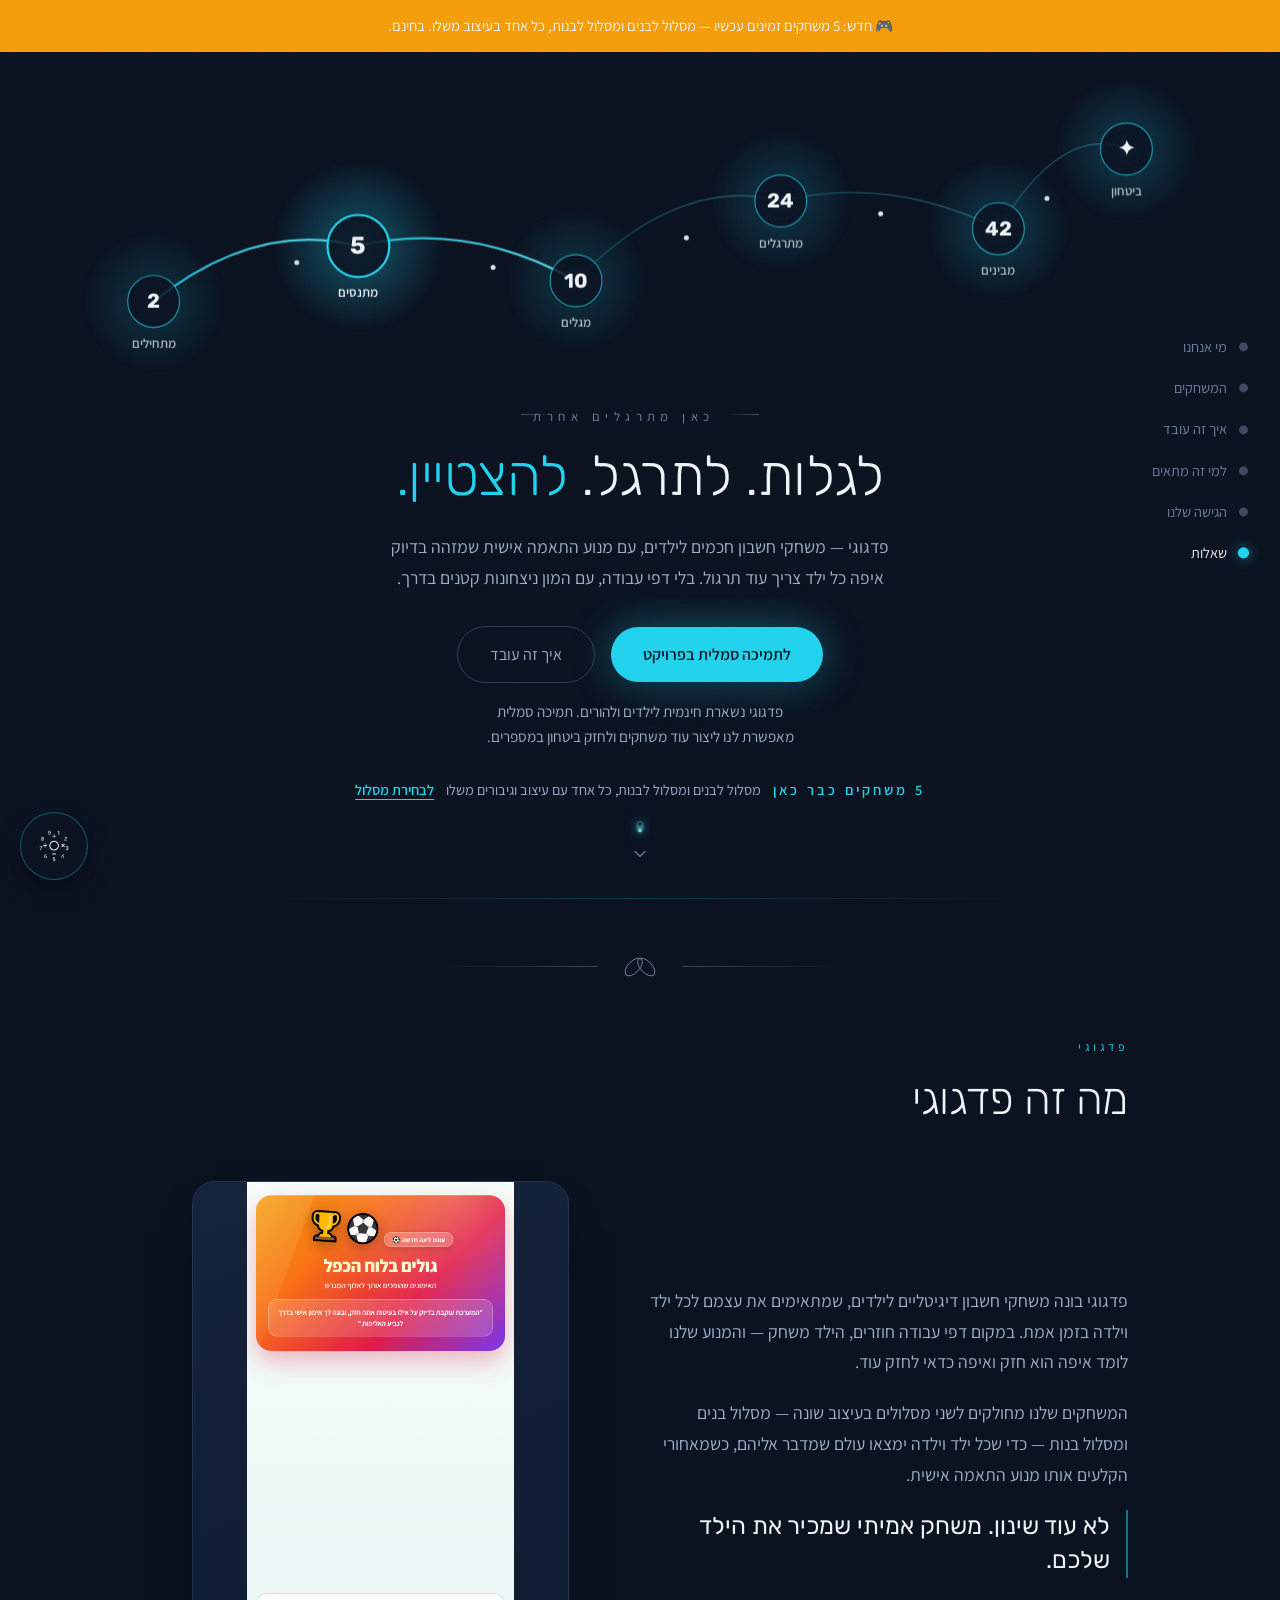
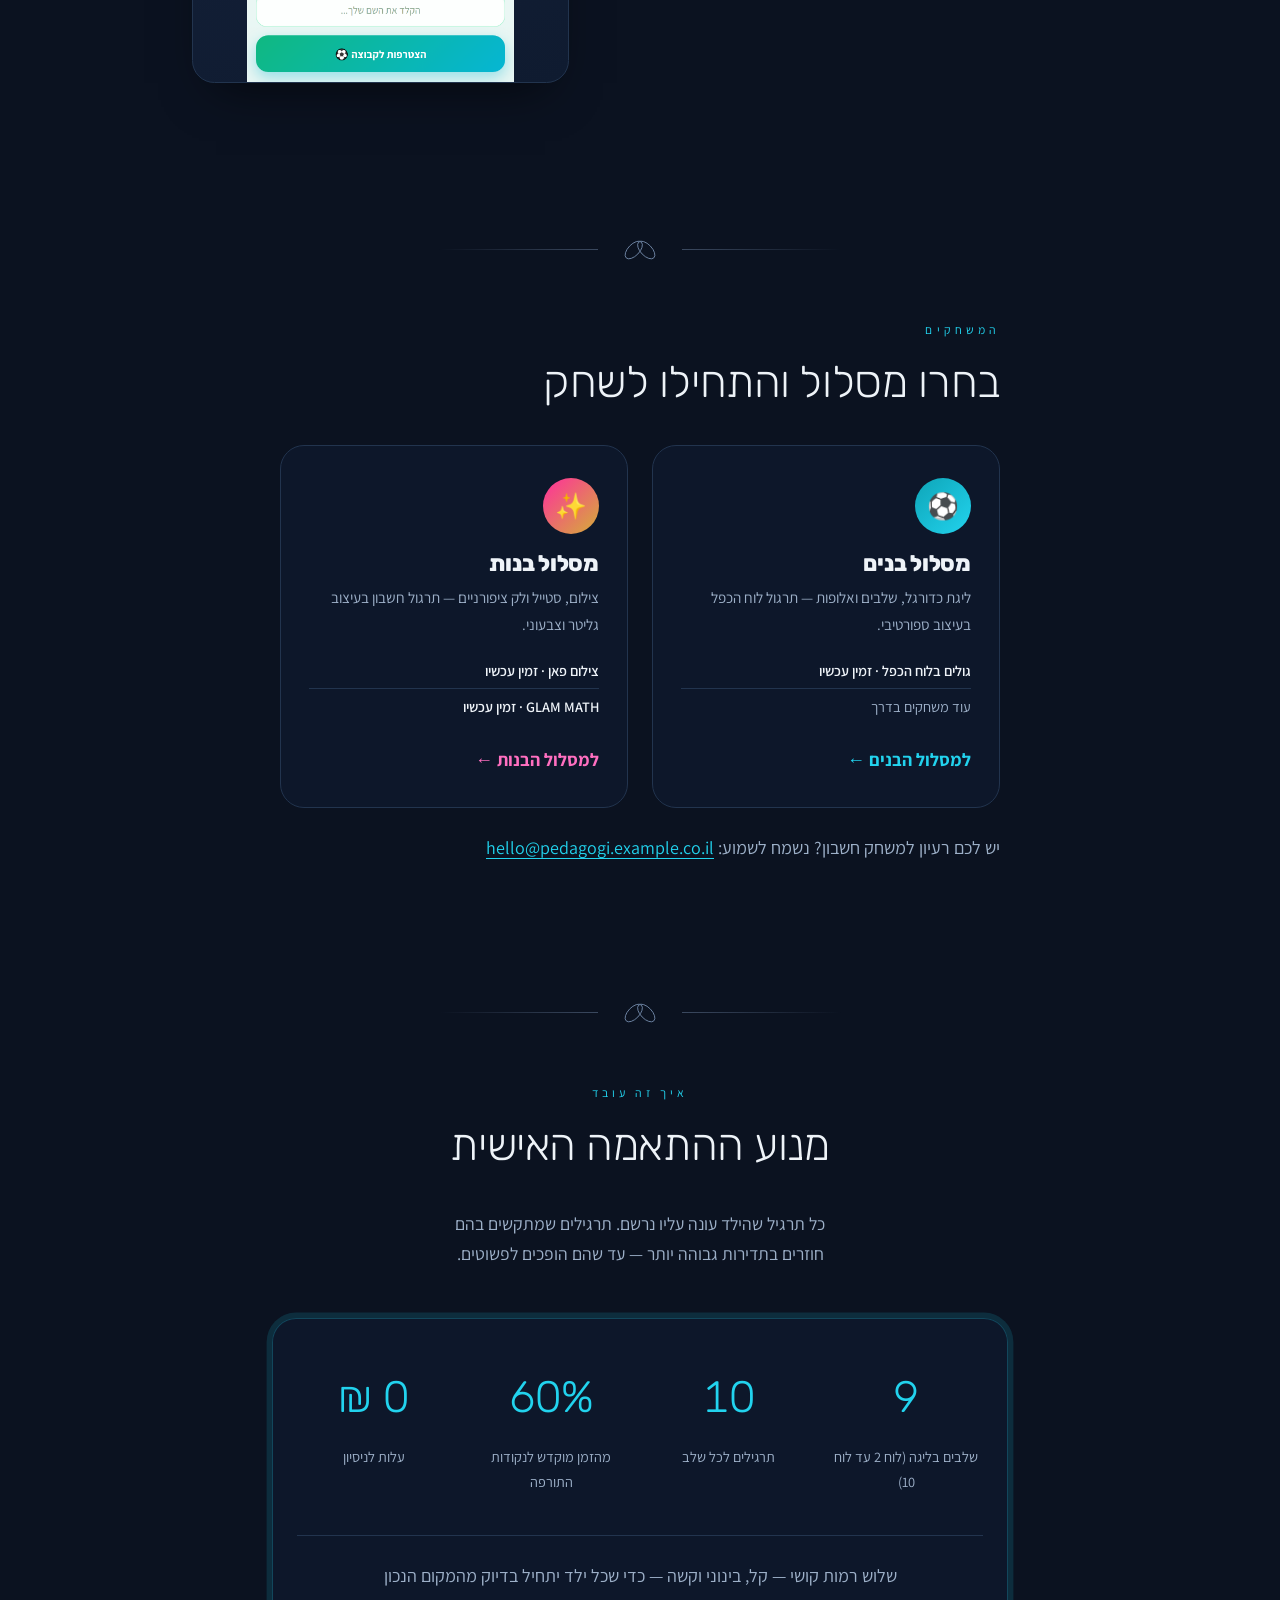
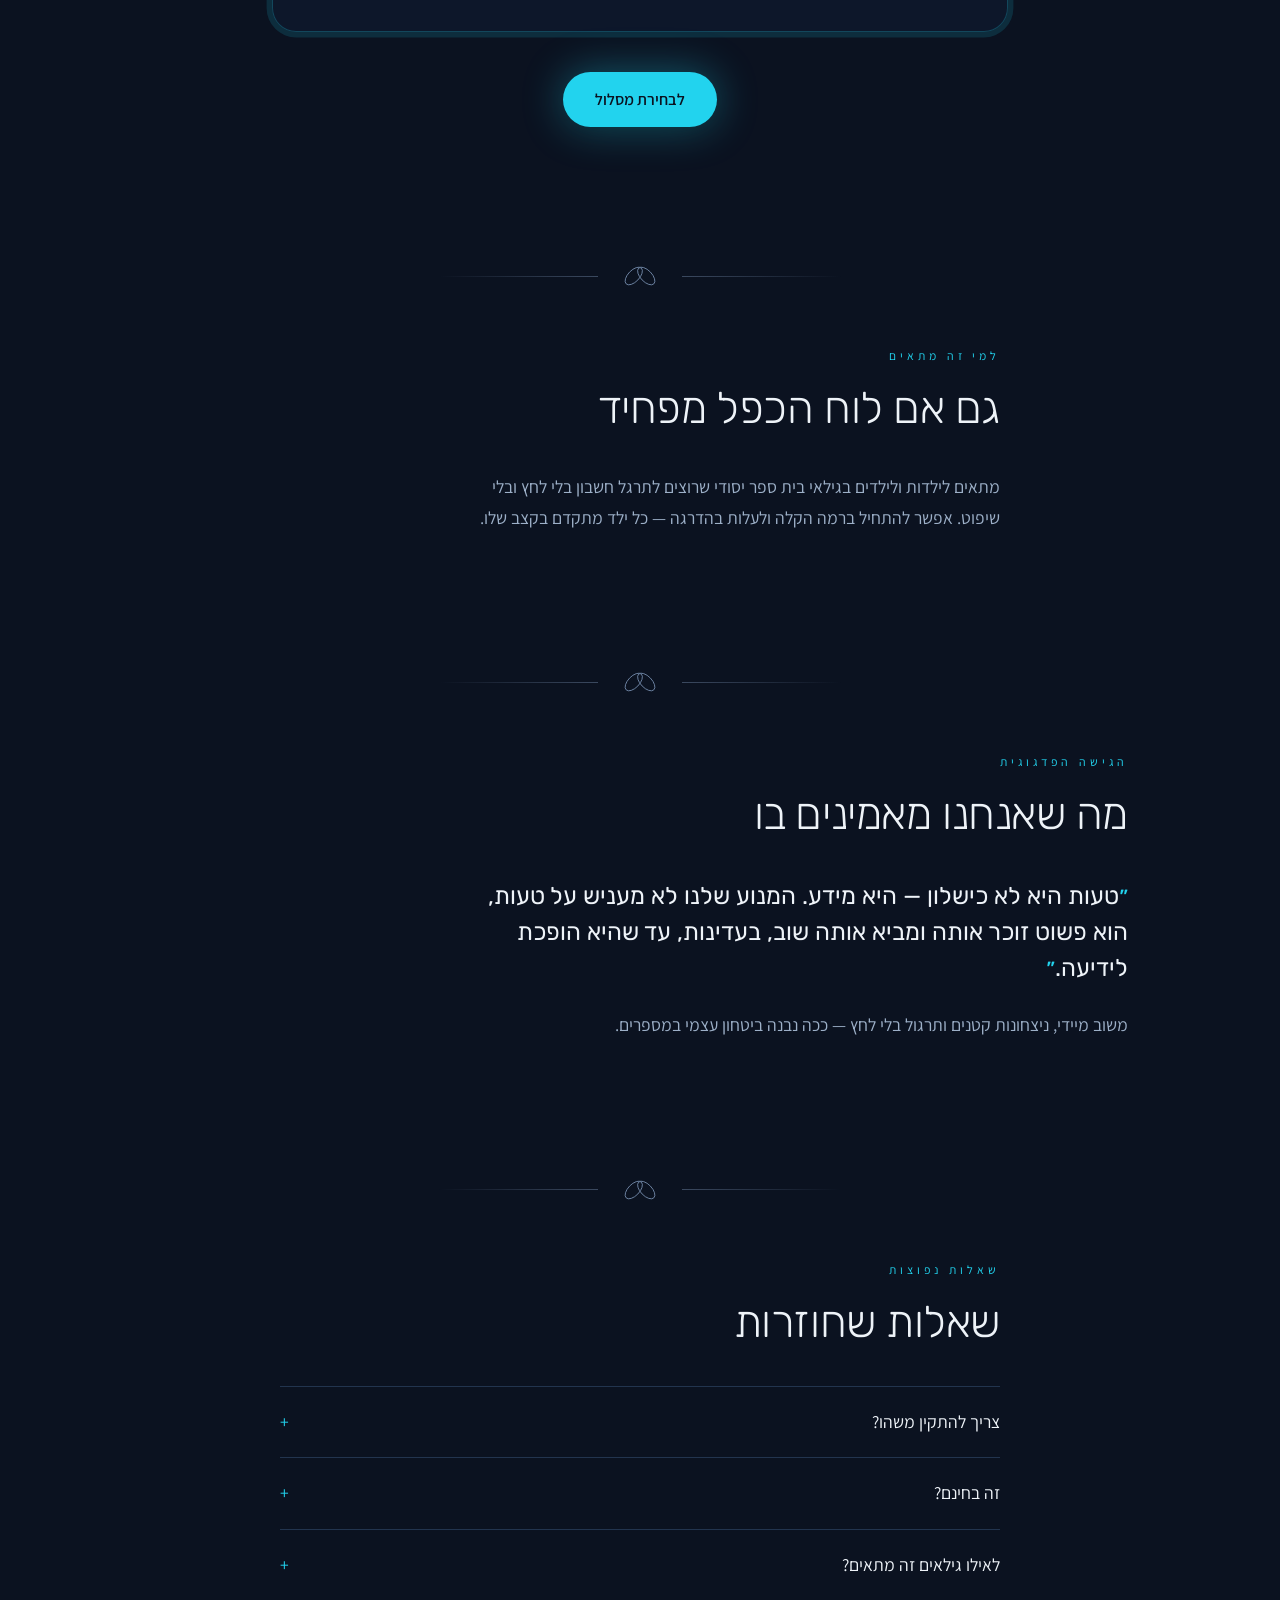
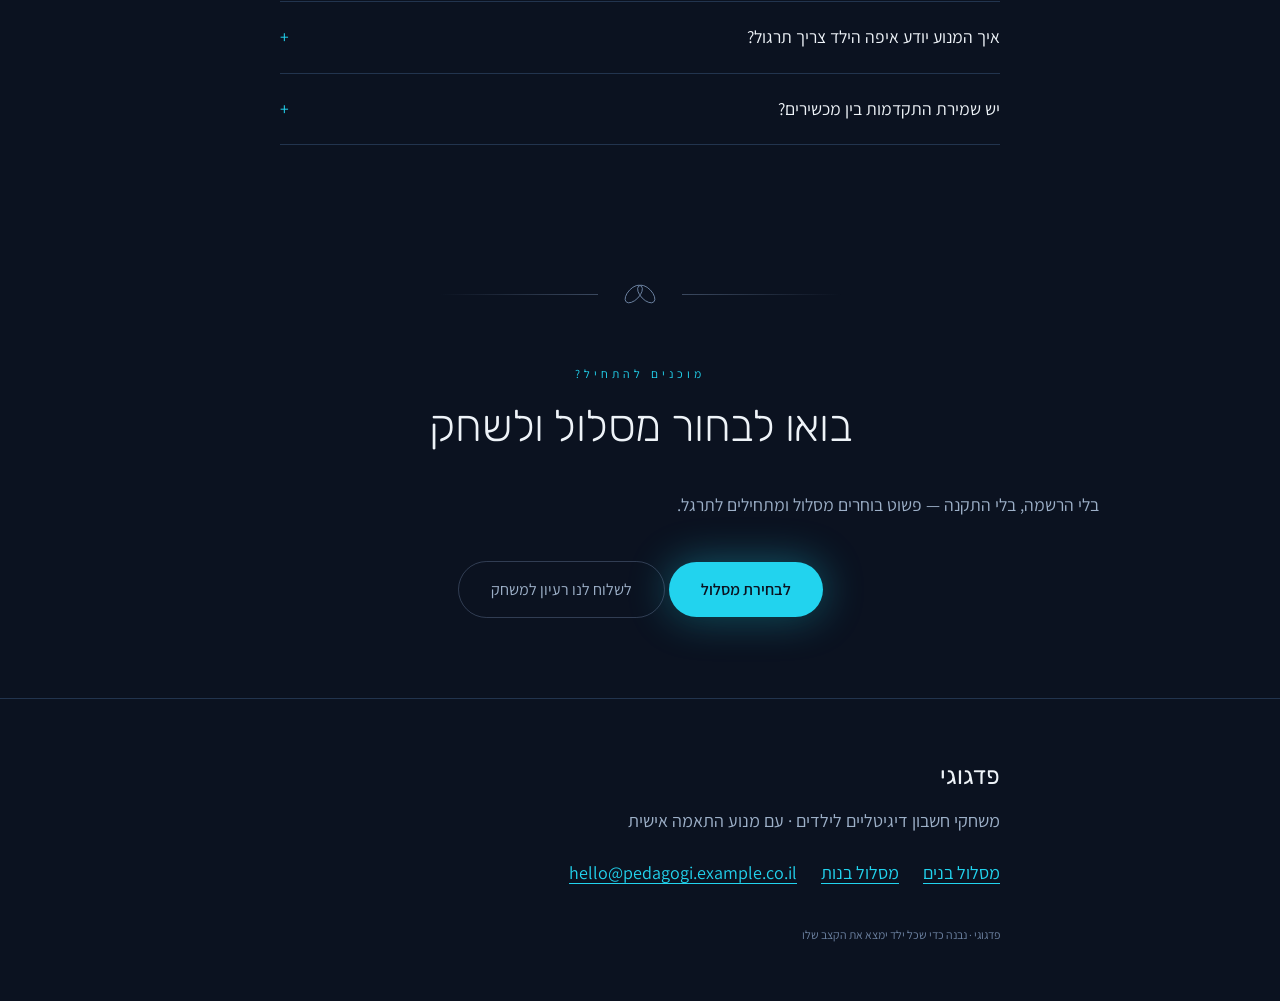
<file: index.html>
<!DOCTYPE html>
<!-- hero-v2 preview baseline -->
<html lang="he" dir="rtl" data-hero-animation="confidence-map">
<head>
  <meta charset="UTF-8">
  <meta name="viewport" content="width=device-width, initial-scale=1.0">
  <meta name="theme-color" content="#0b1220">
  <title>פדגוגי · לימוד חשבון לילדים בכיף ובהתאמה אישית</title>
  <link rel="preconnect" href="https://fonts.googleapis.com">
  <link rel="preconnect" href="https://fonts.gstatic.com" crossorigin>
  <link href="https://fonts.googleapis.com/css2?family=Rubik:wght@500;600;700;800;900&family=Assistant:wght@400;600&display=swap" rel="stylesheet">
  <link rel="stylesheet" href="style.css">
</head>
<body>

  <a href="#about" class="skip-link">דילוג לתוכן</a>

  <div class="cursor-glow" aria-hidden="true" id="cursor-glow"></div>

  <div class="announcement" role="note">
    <p>🎮 חדש: 5 משחקים זמינים עכשיו — מסלול לבנים ומסלול לבנות, כל אחד בעיצוב משלו. בחינם.</p>
  </div>

  <header class="hero">
    <div class="hero-canvas-wrap">
      <canvas id="hero-canvas" aria-hidden="true"></canvas>
    </div>

    <div class="hero-content">
      <p class="rise-in hero-kicker" style="animation-delay:.5s" aria-hidden="true">
        <span class="hero-kicker-line hero-kicker-line--start"></span>
        <span class="hero-kicker-word-wrap">
          <span class="hero-kicker-word hero-kicker-word--static" id="kicker-inhale">כאן מתרגלים אחרת</span>
          <span class="hero-kicker-word" id="kicker-exhale" aria-hidden="true"></span>
        </span>
        <span class="hero-kicker-line hero-kicker-line--end"></span>
      </p>

      <h1 class="rise-in hero-title hero-title--sequence" style="animation-delay:.7s" aria-label="לגלות. לתרגל. להצטיין.">
        <span class="hero-word hero-word--1">לגלות.</span>
        <span class="hero-word hero-word--2">לתרגל.</span>
        <span class="hero-word hero-word--3 text-dawn">להצטיין.</span>
      </h1>

      <p class="rise-in hero-lede" style="animation-delay:.95s">
        פדגוגי — משחקי חשבון חכמים לילדים, עם מנוע התאמה אישית שמזהה בדיוק
        איפה כל ילד צריך עוד תרגול. בלי דפי עבודה, עם המון ניצחונות קטנים בדרך.
      </p>

      <div class="rise-in hero-actions" style="animation-delay:1.15s">
        <a href="support.html" class="btn btn--primary breathes-glow">לתמיכה סמלית בפרויקט</a>
        <a href="#how" class="btn btn--quiet">איך זה עובד</a>
      </div>

      <p class="rise-in hero-support-note" style="animation-delay:1.3s">
        פדגוגי נשארת חינמית לילדים ולהורים. תמיכה סמלית מאפשרת לנו ליצור עוד משחקים
        ולחזק ביטחון במספרים.
      </p>

      <a href="#games" class="rise-in hero-flash" style="animation-delay:1.35s">
        <span class="hero-flash-tag">5 משחקים כבר כאן</span>
        <span class="hero-flash-detail">מסלול לבנים ומסלול לבנות, כל אחד עם עיצוב וגיבורים משלו</span>
        <span class="hero-flash-link">לבחירת מסלול</span>
      </a>
    </div>

    <div class="rise-in hero-scroll-hint" style="animation-delay:1.7s" aria-hidden="true">
      <svg viewBox="0 0 24 24" width="20" height="20" fill="none" stroke="currentColor" stroke-width="1.4" stroke-linecap="round" class="drift-down">
        <path d="M6 9l6 6 6-6"/>
      </svg>
    </div>
  </header>

  <nav aria-label="ניווט בדף" class="breath-nav-mobile">
    <ul id="nav-chips">
      <li><a href="#about" data-section="about">מי אנחנו</a></li>
      <li><a href="#games" data-section="games">המשחקים</a></li>
      <li><a href="#how" data-section="how">איך זה עובד</a></li>
      <li><a href="#who" data-section="who">למי זה מתאים</a></li>
      <li><a href="#method" data-section="method">הגישה שלנו</a></li>
      <li><a href="#faq" data-section="faq">שאלות</a></li>
    </ul>
  </nav>

  <nav aria-label="ניווט בדף" class="breath-nav-desktop">
    <ul>
      <li><a href="#about" data-section="about"><span class="dot" aria-hidden="true"></span><span class="label">מי אנחנו</span></a></li>
      <li><a href="#games" data-section="games"><span class="dot" aria-hidden="true"></span><span class="label">המשחקים</span></a></li>
      <li><a href="#how" data-section="how"><span class="dot" aria-hidden="true"></span><span class="label">איך זה עובד</span></a></li>
      <li><a href="#who" data-section="who"><span class="dot" aria-hidden="true"></span><span class="label">למי זה מתאים</span></a></li>
      <li><a href="#method" data-section="method"><span class="dot" aria-hidden="true"></span><span class="label">הגישה שלנו</span></a></li>
      <li><a href="#faq" data-section="faq"><span class="dot" aria-hidden="true"></span><span class="label">שאלות</span></a></li>
    </ul>
  </nav>

  <main>

    <section id="about" class="section">
      <div class="divider-wrap"><div class="divider"><span class="divider-line"></span><svg class="divider-glyph breathes" width="52" height="26" viewBox="0 0 52 26" fill="none"><ellipse cx="20" cy="13" rx="10.5" ry="5.5" transform="rotate(-46 20 13)" stroke="currentColor" stroke-width="0.9"/><ellipse cx="32" cy="13" rx="10.5" ry="5.5" transform="rotate(46 32 13)" stroke="currentColor" stroke-width="0.9"/></svg><span class="divider-line"></span></div></div>
      <div class="section-inner section-inner--wide">
        <div class="reveal">
          <p class="eyebrow">פדגוגי</p>
          <h2 class="section-title">מה זה פדגוגי</h2>
        </div>
        <div class="reveal reveal--delayed about-grid">
          <div class="about-copy">
            <p>פדגוגי בונה משחקי חשבון דיגיטליים לילדים, שמתאימים את עצמם לכל ילד וילדה בזמן אמת. במקום דפי עבודה חוזרים, הילד משחק — והמנוע שלנו לומד איפה הוא חזק ואיפה כדאי לחזק עוד.</p>
            <p>המשחקים שלנו מחולקים לשני מסלולים בעיצוב שונה — מסלול בנים ומסלול בנות — כדי שכל ילד וילדה ימצאו עולם שמדבר אליהם, כשמאחורי הקלעים אותו מנוע התאמה אישית.</p>
            <p class="about-quote">לא עוד שינון. משחק אמיתי שמכיר את הילד שלכם.</p>
          </div>
          <figure class="game-shot">
            <img
              src="assets/game-screen-onboarding.png"
              width="960" height="1706" loading="lazy"
              alt="מסך הפתיחה של המשחק גולים בלוח הכפל">
          </figure>
        </div>
      </div>
    </section>

    <section id="games" class="section">
      <div class="divider-wrap"><div class="divider"><span class="divider-line"></span><svg class="divider-glyph breathes" width="52" height="26" viewBox="0 0 52 26" fill="none"><ellipse cx="20" cy="13" rx="10.5" ry="5.5" transform="rotate(-46 20 13)" stroke="currentColor" stroke-width="0.9"/><ellipse cx="32" cy="13" rx="10.5" ry="5.5" transform="rotate(46 32 13)" stroke="currentColor" stroke-width="0.9"/></svg><span class="divider-line"></span></div></div>
      <div class="section-inner">
        <div class="reveal">
          <p class="eyebrow">המשחקים</p>
          <h2 class="section-title">בחרו מסלול והתחילו לשחק</h2>
        </div>
        <div class="reveal reveal--delayed">
          <div class="track-grid">
            <a href="boys.html" class="track-card track-card--boys">
              <span class="track-card-icon" aria-hidden="true">⚽</span>
              <h3 class="track-card-title">מסלול בנים</h3>
              <p class="track-card-desc">ליגת כדורגל, שלבים ואלופות — תרגול לוח הכפל בעיצוב ספורטיבי.</p>
              <ul class="track-card-games">
                <li class="is-live">גולים בלוח הכפל · זמין עכשיו</li>
                <li>עוד משחקים בדרך</li>
              </ul>
              <span class="track-card-cta">למסלול הבנים ←</span>
            </a>
            <a href="girls.html" class="track-card track-card--girls">
              <span class="track-card-icon" aria-hidden="true">✨</span>
              <h3 class="track-card-title">מסלול בנות</h3>
              <p class="track-card-desc">צילום, סטייל ולק ציפורניים — תרגול חשבון בעיצוב גליטר וצבעוני.</p>
              <ul class="track-card-games">
                <li class="is-live">צילום פאן · זמין עכשיו</li>
                <li class="is-live">GLAM MATH · זמין עכשיו</li>
              </ul>
              <span class="track-card-cta">למסלול הבנות ←</span>
            </a>
          </div>
          <p class="classes-phone-note">יש לכם רעיון למשחק חשבון? נשמח לשמוע: <a href="mailto:hello@pedagogi.example.co.il">hello@pedagogi.example.co.il</a></p>
        </div>
      </div>
    </section>

    <section id="how" class="section">
      <div class="divider-wrap"><div class="divider"><span class="divider-line"></span><svg class="divider-glyph breathes" width="52" height="26" viewBox="0 0 52 26" fill="none"><ellipse cx="20" cy="13" rx="10.5" ry="5.5" transform="rotate(-46 20 13)" stroke="currentColor" stroke-width="0.9"/><ellipse cx="32" cy="13" rx="10.5" ry="5.5" transform="rotate(46 32 13)" stroke="currentColor" stroke-width="0.9"/></svg><span class="divider-line"></span></div></div>
      <div class="section-inner section-inner--wide section-inner--centered">
        <div class="reveal">
          <p class="eyebrow">איך זה עובד</p>
          <h2 class="section-title">מנוע ההתאמה האישית</h2>
        </div>
        <div class="reveal reveal--delayed">
          <p class="group-lede">כל תרגיל שהילד עונה עליו נרשם. תרגילים שמתקשים בהם חוזרים בתדירות גבוהה יותר — עד שהם הופכים לפשוטים.</p>

          <div class="group-card breath-ring">
            <dl class="group-stats">
              <div><dd class="count-up" data-target="9">0</dd><dt>שלבים בליגה (לוח 2 עד לוח 10)</dt></div>
              <div><dd class="count-up" data-target="10">0</dd><dt>תרגילים לכל שלב</dt></div>
              <div><dd class="count-up" data-target="60" data-suffix="%">0</dd><dt>מהזמן מוקדש לנקודות התורפה</dt></div>
              <div><dd class="count-up" data-target="0" data-display="0 ₪">0</dd><dt>עלות לניסיון</dt></div>
            </dl>
            <p class="group-footnote">שלוש רמות קושי — קל, בינוני וקשה — כדי שכל ילד יתחיל בדיוק מהמקום הנכון</p>
          </div>

          <div class="group-cta">
            <a href="#games" class="btn btn--primary breathes-glow">לבחירת מסלול</a>
          </div>
        </div>
      </div>
    </section>

    <section id="who" class="section">
      <div class="divider-wrap"><div class="divider"><span class="divider-line"></span><svg class="divider-glyph breathes" width="52" height="26" viewBox="0 0 52 26" fill="none"><ellipse cx="20" cy="13" rx="10.5" ry="5.5" transform="rotate(-46 20 13)" stroke="currentColor" stroke-width="0.9"/><ellipse cx="32" cy="13" rx="10.5" ry="5.5" transform="rotate(46 32 13)" stroke="currentColor" stroke-width="0.9"/></svg><span class="divider-line"></span></div></div>
      <div class="section-inner">
        <div class="reveal">
          <p class="eyebrow">למי זה מתאים</p>
          <h2 class="section-title">גם אם לוח הכפל מפחיד</h2>
        </div>
        <div class="reveal reveal--delayed">
          <p class="who-lede">מתאים לילדות ולילדים בגילאי בית ספר יסודי שרוצים לתרגל חשבון בלי לחץ ובלי שיפוט. אפשר להתחיל ברמה הקלה ולעלות בהדרגה — כל ילד מתקדם בקצב שלו.</p>
        </div>
      </div>
    </section>

    <section id="method" class="section">
      <div class="divider-wrap"><div class="divider"><span class="divider-line"></span><svg class="divider-glyph breathes" width="52" height="26" viewBox="0 0 52 26" fill="none"><ellipse cx="20" cy="13" rx="10.5" ry="5.5" transform="rotate(-46 20 13)" stroke="currentColor" stroke-width="0.9"/><ellipse cx="32" cy="13" rx="10.5" ry="5.5" transform="rotate(46 32 13)" stroke="currentColor" stroke-width="0.9"/></svg><span class="divider-line"></span></div></div>
      <div class="section-inner section-inner--wide">
        <div class="reveal">
          <p class="eyebrow">הגישה הפדגוגית</p>
          <h2 class="section-title">מה שאנחנו מאמינים בו</h2>
        </div>
        <div class="reveal reveal--delayed noa-quote-wrap">
          <p class="noa-quote"><span class="quote-mark" aria-hidden="true">״</span>טעות היא לא כישלון — היא מידע. המנוע שלנו לא מעניש על טעות, הוא פשוט זוכר אותה ומביא אותה שוב, בעדינות, עד שהיא הופכת לידיעה.<span class="quote-mark" aria-hidden="true">״</span></p>
          <p class="noa-signature">משוב מיידי, ניצחונות קטנים ותרגול בלי לחץ — ככה נבנה ביטחון עצמי במספרים.</p>
        </div>
      </div>
    </section>

    <section id="faq" class="section">
      <div class="divider-wrap"><div class="divider"><span class="divider-line"></span><svg class="divider-glyph breathes" width="52" height="26" viewBox="0 0 52 26" fill="none"><ellipse cx="20" cy="13" rx="10.5" ry="5.5" transform="rotate(-46 20 13)" stroke="currentColor" stroke-width="0.9"/><ellipse cx="32" cy="13" rx="10.5" ry="5.5" transform="rotate(46 32 13)" stroke="currentColor" stroke-width="0.9"/></svg><span class="divider-line"></span></div></div>
      <div class="section-inner">
        <div class="reveal">
          <p class="eyebrow">שאלות נפוצות</p>
          <h2 class="section-title">שאלות שחוזרות</h2>
        </div>
        <div class="reveal reveal--delayed faq-list">
          <details class="faq-item">
            <summary>צריך להתקין משהו?<span class="faq-plus" aria-hidden="true">+</span></summary>
            <p>לא. המשחקים רצים ישירות בדפדפן, גם בנייד וגם במחשב, בלי הורדה או הרשמה.</p>
          </details>
          <details class="faq-item">
            <summary>זה בחינם?<span class="faq-plus" aria-hidden="true">+</span></summary>
            <p>כן. כל המשחקים שלנו, בשני המסלולים, זמינים לשחק בחינם וללא הגבלה.</p>
          </details>
          <details class="faq-item">
            <summary>לאילו גילאים זה מתאים?<span class="faq-plus" aria-hidden="true">+</span></summary>
            <p>בעיקר לילדי בית ספר יסודי. שלוש רמות קושי מאפשרות להתאים את המשחק גם למתחילים וגם למתקדמים.</p>
          </details>
          <details class="faq-item">
            <summary>איך המנוע יודע איפה הילד צריך תרגול?<span class="faq-plus" aria-hidden="true">+</span></summary>
            <p>כל תשובה נכונה או שגויה נרשמת בזיכרון המשחק. תרגילים שהילד טעה בהם חוזרים בתדירות גבוהה יותר, עד שהם נלמדים היטב.</p>
          </details>
          <details class="faq-item">
            <summary>יש שמירת התקדמות בין מכשירים?<span class="faq-plus" aria-hidden="true">+</span></summary>
            <p>כרגע ההתקדמות נשמרת בתוך ההפעלה הנוכחית בלבד. שמירה מתמשכת בין מכשירים בתכנון לגרסאות הבאות.</p>
          </details>
        </div>
      </div>
    </section>

    <section id="start" class="section">
      <div class="divider-wrap"><div class="divider"><span class="divider-line"></span><svg class="divider-glyph breathes" width="52" height="26" viewBox="0 0 52 26" fill="none"><ellipse cx="20" cy="13" rx="10.5" ry="5.5" transform="rotate(-46 20 13)" stroke="currentColor" stroke-width="0.9"/><ellipse cx="32" cy="13" rx="10.5" ry="5.5" transform="rotate(46 32 13)" stroke="currentColor" stroke-width="0.9"/></svg><span class="divider-line"></span></div></div>
      <div class="section-inner section-inner--wide section-inner--centered">
        <div class="reveal">
          <p class="eyebrow">מוכנים להתחיל?</p>
          <h2 class="section-title">בואו לבחור מסלול ולשחק</h2>
        </div>
        <div class="reveal reveal--delayed">
          <p class="register-lede">בלי הרשמה, בלי התקנה — פשוט בוחרים מסלול ומתחילים לתרגל.</p>
          <div class="group-cta">
            <a href="#games" class="btn btn--primary breathes-glow">לבחירת מסלול</a>
            <a href="mailto:hello@pedagogi.example.co.il" class="btn btn--quiet">לשלוח לנו רעיון למשחק</a>
          </div>
        </div>
      </div>
    </section>

  </main>

  <footer class="site-footer">
    <div class="section-inner">
      <p class="footer-name">פדגוגי</p>
      <p class="footer-address">משחקי חשבון דיגיטליים לילדים · עם מנוע התאמה אישית</p>
      <div class="footer-links">
        <a href="boys.html">מסלול בנים</a>
        <a href="girls.html">מסלול בנות</a>
        <a href="mailto:hello@pedagogi.example.co.il">hello@pedagogi.example.co.il</a>
      </div>
      <p class="footer-credit">פדגוגי · נבנה כדי שכל ילד ימצא את הקצב שלו</p>
    </div>
  </footer>

  <a
    class="agent-launcher"
    href="#games"
    aria-label="לבחירת מסלול ומשחק"
  >
    <img src="assets/brand-glyph.png" alt="" class="agent-launcher-glyph">
  </a>

  <script src="script.js"></script>
</body>
</html>
</file>
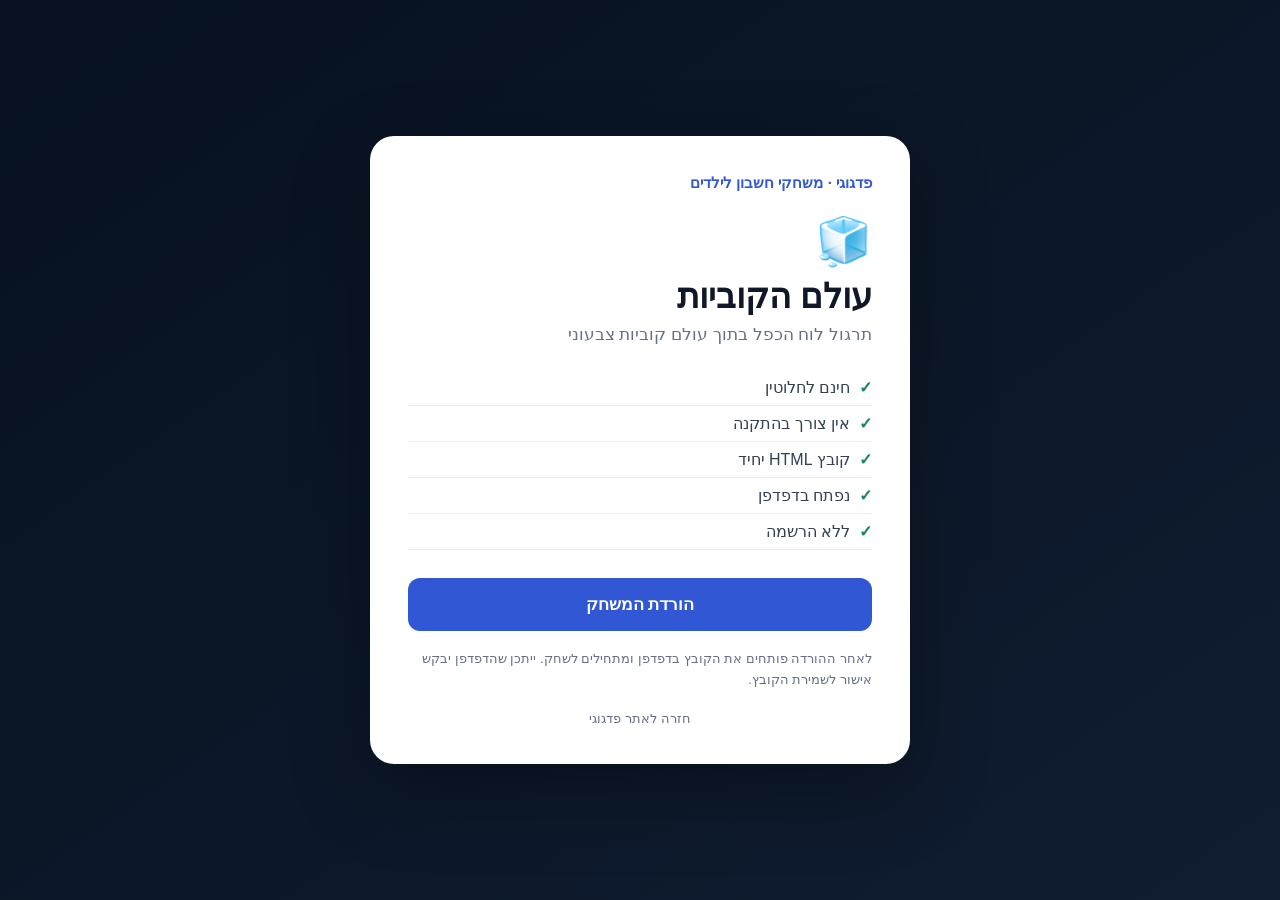
<file: download/cubes/index.html>
<!doctype html><html lang="he" dir="rtl"><head><meta charset="utf-8"><meta name="viewport" content="width=device-width,initial-scale=1"><meta name="theme-color" content="#0b1220"><title>הורדת עולם הקוביות · פדגוגי</title><style>*{box-sizing:border-box}body{margin:0;min-height:100vh;display:grid;place-items:center;padding:24px;background:linear-gradient(145deg,#07111f,#101d31);font-family:Arial,sans-serif;color:#101828}.card{width:min(540px,100%);background:#fff;border-radius:24px;padding:38px;box-shadow:0 28px 80px #0005}.brand{font-weight:800;color:#3157d5;font-size:15px}.icon{font-size:46px;margin:22px 0 8px}h1{font-size:34px;margin:0 0 8px}h2{font-size:17px;font-weight:500;color:#667085;margin:0 0 25px}.checks{list-style:none;padding:0;margin:0 0 28px}.checks li{padding:8px 0;border-bottom:1px solid #eef1f4;color:#344054}.checks li:before{content:'✓';color:#168263;font-weight:900;margin-left:9px}.download{display:block;text-align:center;background:#3157d5;color:#fff;text-decoration:none;padding:16px;border-radius:12px;font-weight:800;font-size:17px}.note{font-size:13px;line-height:1.6;color:#667085;margin:18px 0 0}.back{display:block;text-align:center;margin-top:20px;color:#667085;font-size:13px;text-decoration:none}@media(max-width:500px){.card{padding:28px 22px}h1{font-size:29px}}</style></head><body><main class="card"><div class="brand">פדגוגי · משחקי חשבון לילדים</div><div class="icon">🧊</div><h1>עולם הקוביות</h1><h2>תרגול לוח הכפל בתוך עולם קוביות צבעוני</h2><ul class="checks"><li>חינם לחלוטין</li><li>אין צורך בהתקנה</li><li>קובץ HTML יחיד</li><li>נפתח בדפדפן</li><li>ללא הרשמה</li></ul><a class="download" href="../../games/cube-world.html" download="cube-world.html">הורדת המשחק</a><p class="note">לאחר ההורדה פותחים את הקובץ בדפדפן ומתחילים לשחק. ייתכן שהדפדפן יבקש אישור לשמירת הקובץ.</p><a class="back" href="../../index.html">חזרה לאתר פדגוגי</a></main></body></html>
</file>
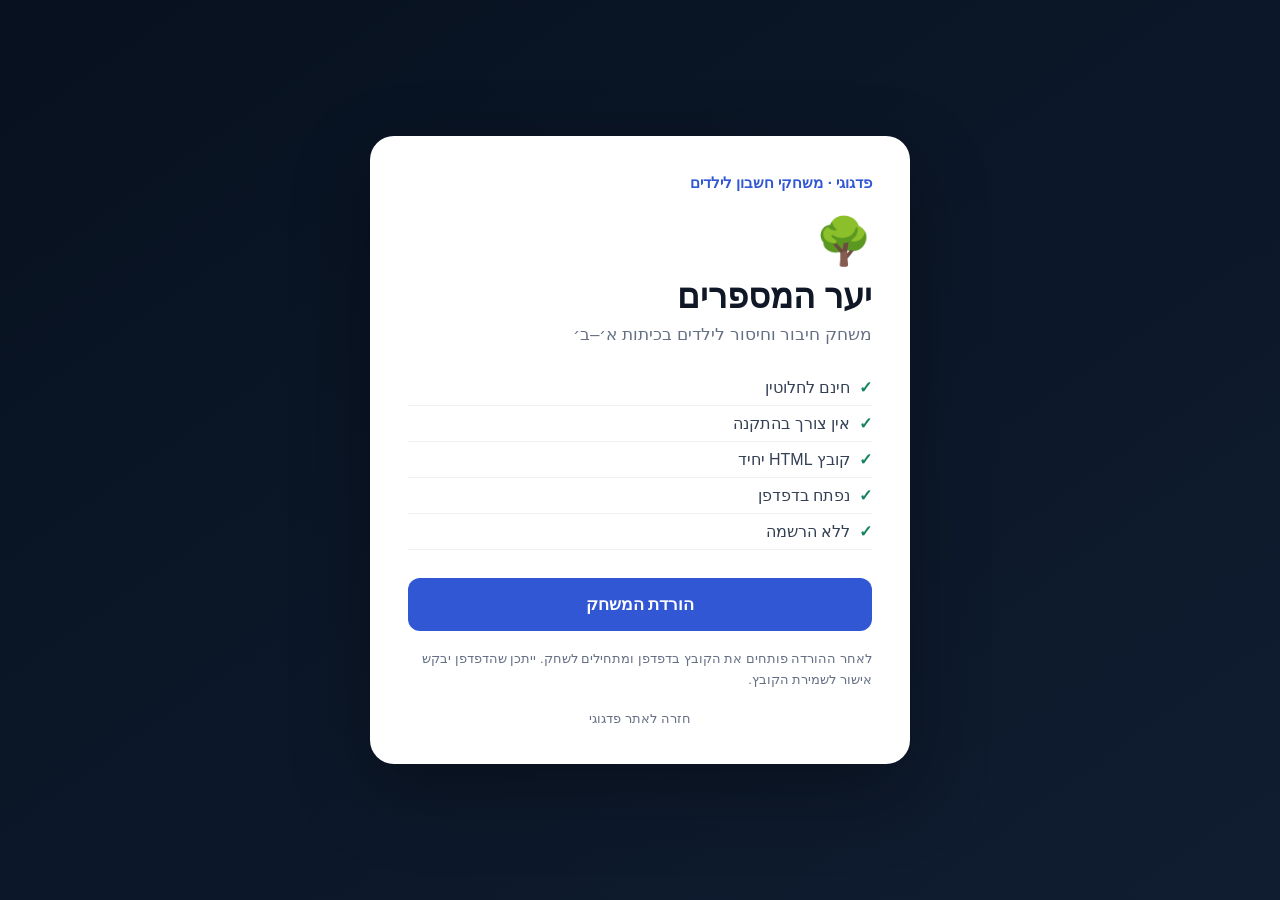
<file: download/forest/index.html>
<!doctype html><html lang="he" dir="rtl"><head><meta charset="utf-8"><meta name="viewport" content="width=device-width,initial-scale=1"><meta name="theme-color" content="#0b1220"><title>הורדת יער המספרים · פדגוגי</title><style>*{box-sizing:border-box}body{margin:0;min-height:100vh;display:grid;place-items:center;padding:24px;background:linear-gradient(145deg,#07111f,#101d31);font-family:Arial,sans-serif;color:#101828}.card{width:min(540px,100%);background:#fff;border-radius:24px;padding:38px;box-shadow:0 28px 80px #0005}.brand{font-weight:800;color:#3157d5;font-size:15px}.icon{font-size:46px;margin:22px 0 8px}h1{font-size:34px;margin:0 0 8px}h2{font-size:17px;font-weight:500;color:#667085;margin:0 0 25px}.checks{list-style:none;padding:0;margin:0 0 28px}.checks li{padding:8px 0;border-bottom:1px solid #eef1f4;color:#344054}.checks li:before{content:'✓';color:#168263;font-weight:900;margin-left:9px}.download{display:block;text-align:center;background:#3157d5;color:#fff;text-decoration:none;padding:16px;border-radius:12px;font-weight:800;font-size:17px}.note{font-size:13px;line-height:1.6;color:#667085;margin:18px 0 0}.back{display:block;text-align:center;margin-top:20px;color:#667085;font-size:13px;text-decoration:none}@media(max-width:500px){.card{padding:28px 22px}h1{font-size:29px}}</style></head><body><main class="card"><div class="brand">פדגוגי · משחקי חשבון לילדים</div><div class="icon">🌳</div><h1>יער המספרים</h1><h2>משחק חיבור וחיסור לילדים בכיתות א׳–ב׳</h2><ul class="checks"><li>חינם לחלוטין</li><li>אין צורך בהתקנה</li><li>קובץ HTML יחיד</li><li>נפתח בדפדפן</li><li>ללא הרשמה</li></ul><a class="download" href="../../games/number-forest.html" download="number-forest.html">הורדת המשחק</a><p class="note">לאחר ההורדה פותחים את הקובץ בדפדפן ומתחילים לשחק. ייתכן שהדפדפן יבקש אישור לשמירת הקובץ.</p><a class="back" href="../../index.html">חזרה לאתר פדגוגי</a></main></body></html>
</file>
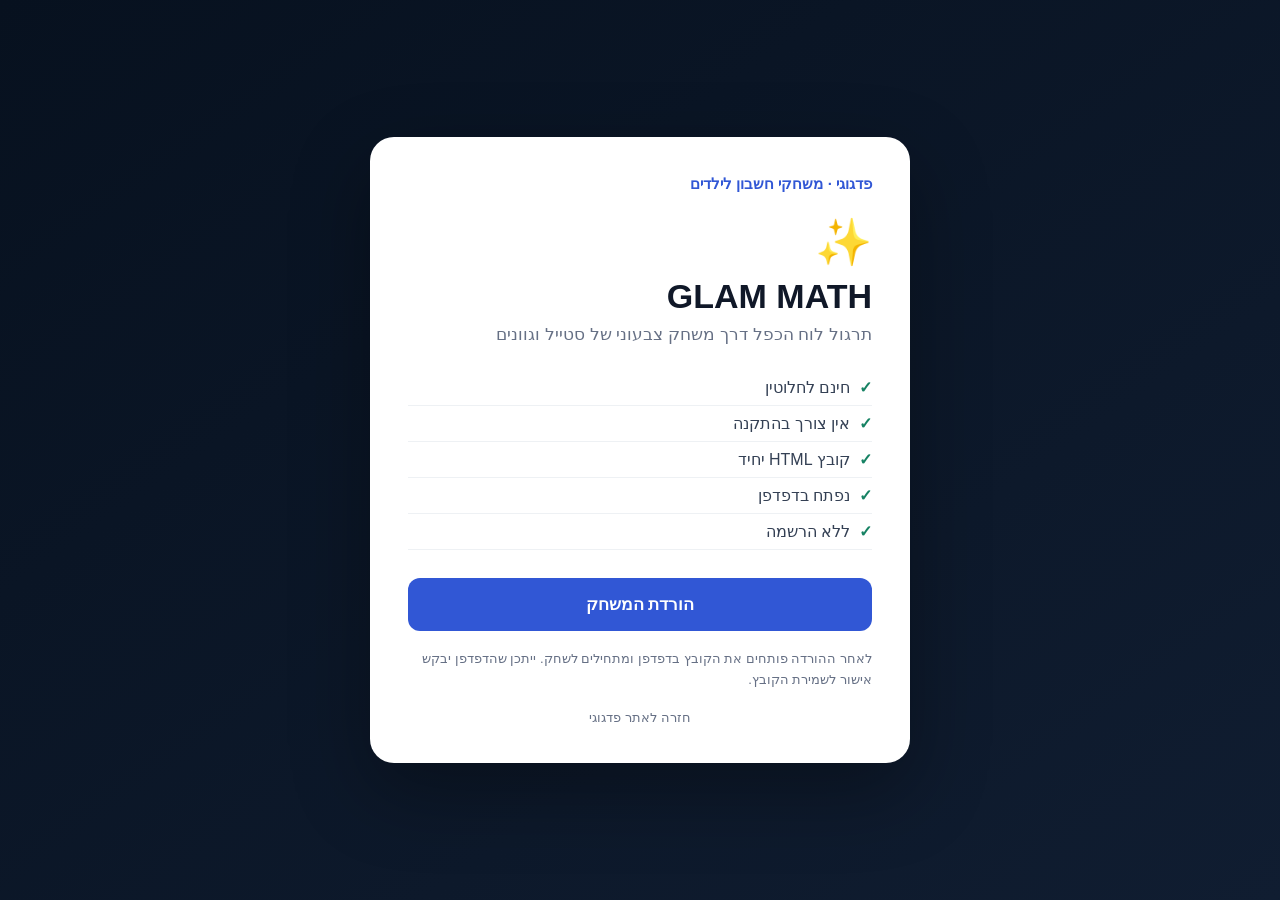
<file: download/glam/index.html>
<!doctype html><html lang="he" dir="rtl"><head><meta charset="utf-8"><meta name="viewport" content="width=device-width,initial-scale=1"><meta name="theme-color" content="#0b1220"><title>הורדת GLAM MATH · פדגוגי</title><style>*{box-sizing:border-box}body{margin:0;min-height:100vh;display:grid;place-items:center;padding:24px;background:linear-gradient(145deg,#07111f,#101d31);font-family:Arial,sans-serif;color:#101828}.card{width:min(540px,100%);background:#fff;border-radius:24px;padding:38px;box-shadow:0 28px 80px #0005}.brand{font-weight:800;color:#3157d5;font-size:15px}.icon{font-size:46px;margin:22px 0 8px}h1{font-size:34px;margin:0 0 8px}h2{font-size:17px;font-weight:500;color:#667085;margin:0 0 25px}.checks{list-style:none;padding:0;margin:0 0 28px}.checks li{padding:8px 0;border-bottom:1px solid #eef1f4;color:#344054}.checks li:before{content:'✓';color:#168263;font-weight:900;margin-left:9px}.download{display:block;text-align:center;background:#3157d5;color:#fff;text-decoration:none;padding:16px;border-radius:12px;font-weight:800;font-size:17px}.note{font-size:13px;line-height:1.6;color:#667085;margin:18px 0 0}.back{display:block;text-align:center;margin-top:20px;color:#667085;font-size:13px;text-decoration:none}@media(max-width:500px){.card{padding:28px 22px}h1{font-size:29px}}</style></head><body><main class="card"><div class="brand">פדגוגי · משחקי חשבון לילדים</div><div class="icon">✨</div><h1>GLAM MATH</h1><h2>תרגול לוח הכפל דרך משחק צבעוני של סטייל וגוונים</h2><ul class="checks"><li>חינם לחלוטין</li><li>אין צורך בהתקנה</li><li>קובץ HTML יחיד</li><li>נפתח בדפדפן</li><li>ללא הרשמה</li></ul><a class="download" href="../../games/glam-math.html" download="glam-math.html">הורדת המשחק</a><p class="note">לאחר ההורדה פותחים את הקובץ בדפדפן ומתחילים לשחק. ייתכן שהדפדפן יבקש אישור לשמירת הקובץ.</p><a class="back" href="../../index.html">חזרה לאתר פדגוגי</a></main></body></html>
</file>
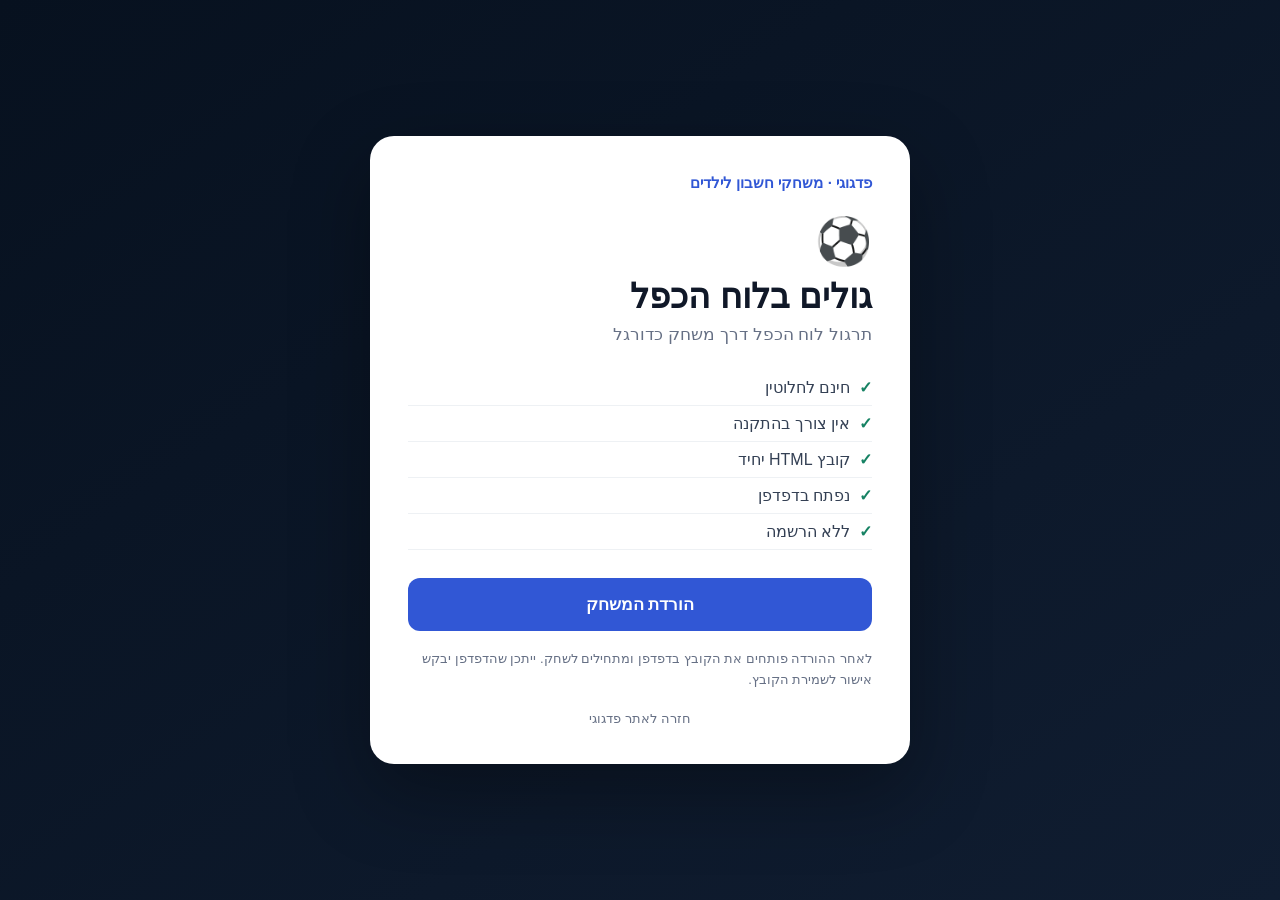
<file: download/goals/index.html>
<!doctype html><html lang="he" dir="rtl"><head><meta charset="utf-8"><meta name="viewport" content="width=device-width,initial-scale=1"><meta name="theme-color" content="#0b1220"><title>הורדת גולים בלוח הכפל · פדגוגי</title><style>*{box-sizing:border-box}body{margin:0;min-height:100vh;display:grid;place-items:center;padding:24px;background:linear-gradient(145deg,#07111f,#101d31);font-family:Arial,sans-serif;color:#101828}.card{width:min(540px,100%);background:#fff;border-radius:24px;padding:38px;box-shadow:0 28px 80px #0005}.brand{font-weight:800;color:#3157d5;font-size:15px}.icon{font-size:46px;margin:22px 0 8px}h1{font-size:34px;margin:0 0 8px}h2{font-size:17px;font-weight:500;color:#667085;margin:0 0 25px}.checks{list-style:none;padding:0;margin:0 0 28px}.checks li{padding:8px 0;border-bottom:1px solid #eef1f4;color:#344054}.checks li:before{content:'✓';color:#168263;font-weight:900;margin-left:9px}.download{display:block;text-align:center;background:#3157d5;color:#fff;text-decoration:none;padding:16px;border-radius:12px;font-weight:800;font-size:17px}.note{font-size:13px;line-height:1.6;color:#667085;margin:18px 0 0}.back{display:block;text-align:center;margin-top:20px;color:#667085;font-size:13px;text-decoration:none}@media(max-width:500px){.card{padding:28px 22px}h1{font-size:29px}}</style></head><body><main class="card"><div class="brand">פדגוגי · משחקי חשבון לילדים</div><div class="icon">⚽</div><h1>גולים בלוח הכפל</h1><h2>תרגול לוח הכפל דרך משחק כדורגל</h2><ul class="checks"><li>חינם לחלוטין</li><li>אין צורך בהתקנה</li><li>קובץ HTML יחיד</li><li>נפתח בדפדפן</li><li>ללא הרשמה</li></ul><a class="download" href="../../games/goals-multiplication-table.html" download="goals-multiplication-table.html">הורדת המשחק</a><p class="note">לאחר ההורדה פותחים את הקובץ בדפדפן ומתחילים לשחק. ייתכן שהדפדפן יבקש אישור לשמירת הקובץ.</p><a class="back" href="../../index.html">חזרה לאתר פדגוגי</a></main></body></html>
</file>
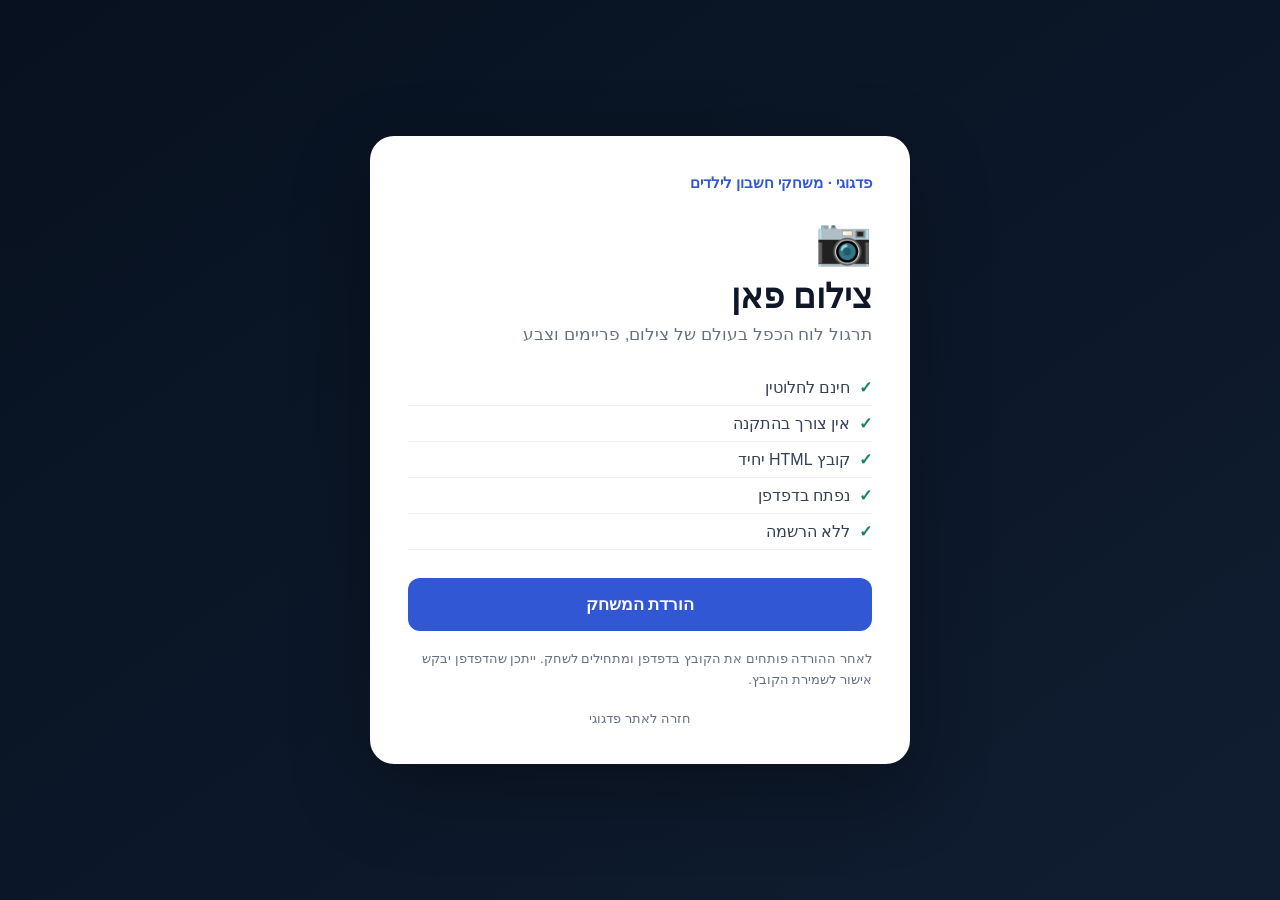
<file: download/photo/index.html>
<!doctype html><html lang="he" dir="rtl"><head><meta charset="utf-8"><meta name="viewport" content="width=device-width,initial-scale=1"><meta name="theme-color" content="#0b1220"><title>הורדת צילום פאן · פדגוגי</title><style>*{box-sizing:border-box}body{margin:0;min-height:100vh;display:grid;place-items:center;padding:24px;background:linear-gradient(145deg,#07111f,#101d31);font-family:Arial,sans-serif;color:#101828}.card{width:min(540px,100%);background:#fff;border-radius:24px;padding:38px;box-shadow:0 28px 80px #0005}.brand{font-weight:800;color:#3157d5;font-size:15px}.icon{font-size:46px;margin:22px 0 8px}h1{font-size:34px;margin:0 0 8px}h2{font-size:17px;font-weight:500;color:#667085;margin:0 0 25px}.checks{list-style:none;padding:0;margin:0 0 28px}.checks li{padding:8px 0;border-bottom:1px solid #eef1f4;color:#344054}.checks li:before{content:'✓';color:#168263;font-weight:900;margin-left:9px}.download{display:block;text-align:center;background:#3157d5;color:#fff;text-decoration:none;padding:16px;border-radius:12px;font-weight:800;font-size:17px}.note{font-size:13px;line-height:1.6;color:#667085;margin:18px 0 0}.back{display:block;text-align:center;margin-top:20px;color:#667085;font-size:13px;text-decoration:none}@media(max-width:500px){.card{padding:28px 22px}h1{font-size:29px}}</style></head><body><main class="card"><div class="brand">פדגוגי · משחקי חשבון לילדים</div><div class="icon">📷</div><h1>צילום פאן</h1><h2>תרגול לוח הכפל בעולם של צילום, פריימים וצבע</h2><ul class="checks"><li>חינם לחלוטין</li><li>אין צורך בהתקנה</li><li>קובץ HTML יחיד</li><li>נפתח בדפדפן</li><li>ללא הרשמה</li></ul><a class="download" href="../../games/photo-fun-math.html" download="photo-fun-math.html">הורדת המשחק</a><p class="note">לאחר ההורדה פותחים את הקובץ בדפדפן ומתחילים לשחק. ייתכן שהדפדפן יבקש אישור לשמירת הקובץ.</p><a class="back" href="../../index.html">חזרה לאתר פדגוגי</a></main></body></html>
</file>
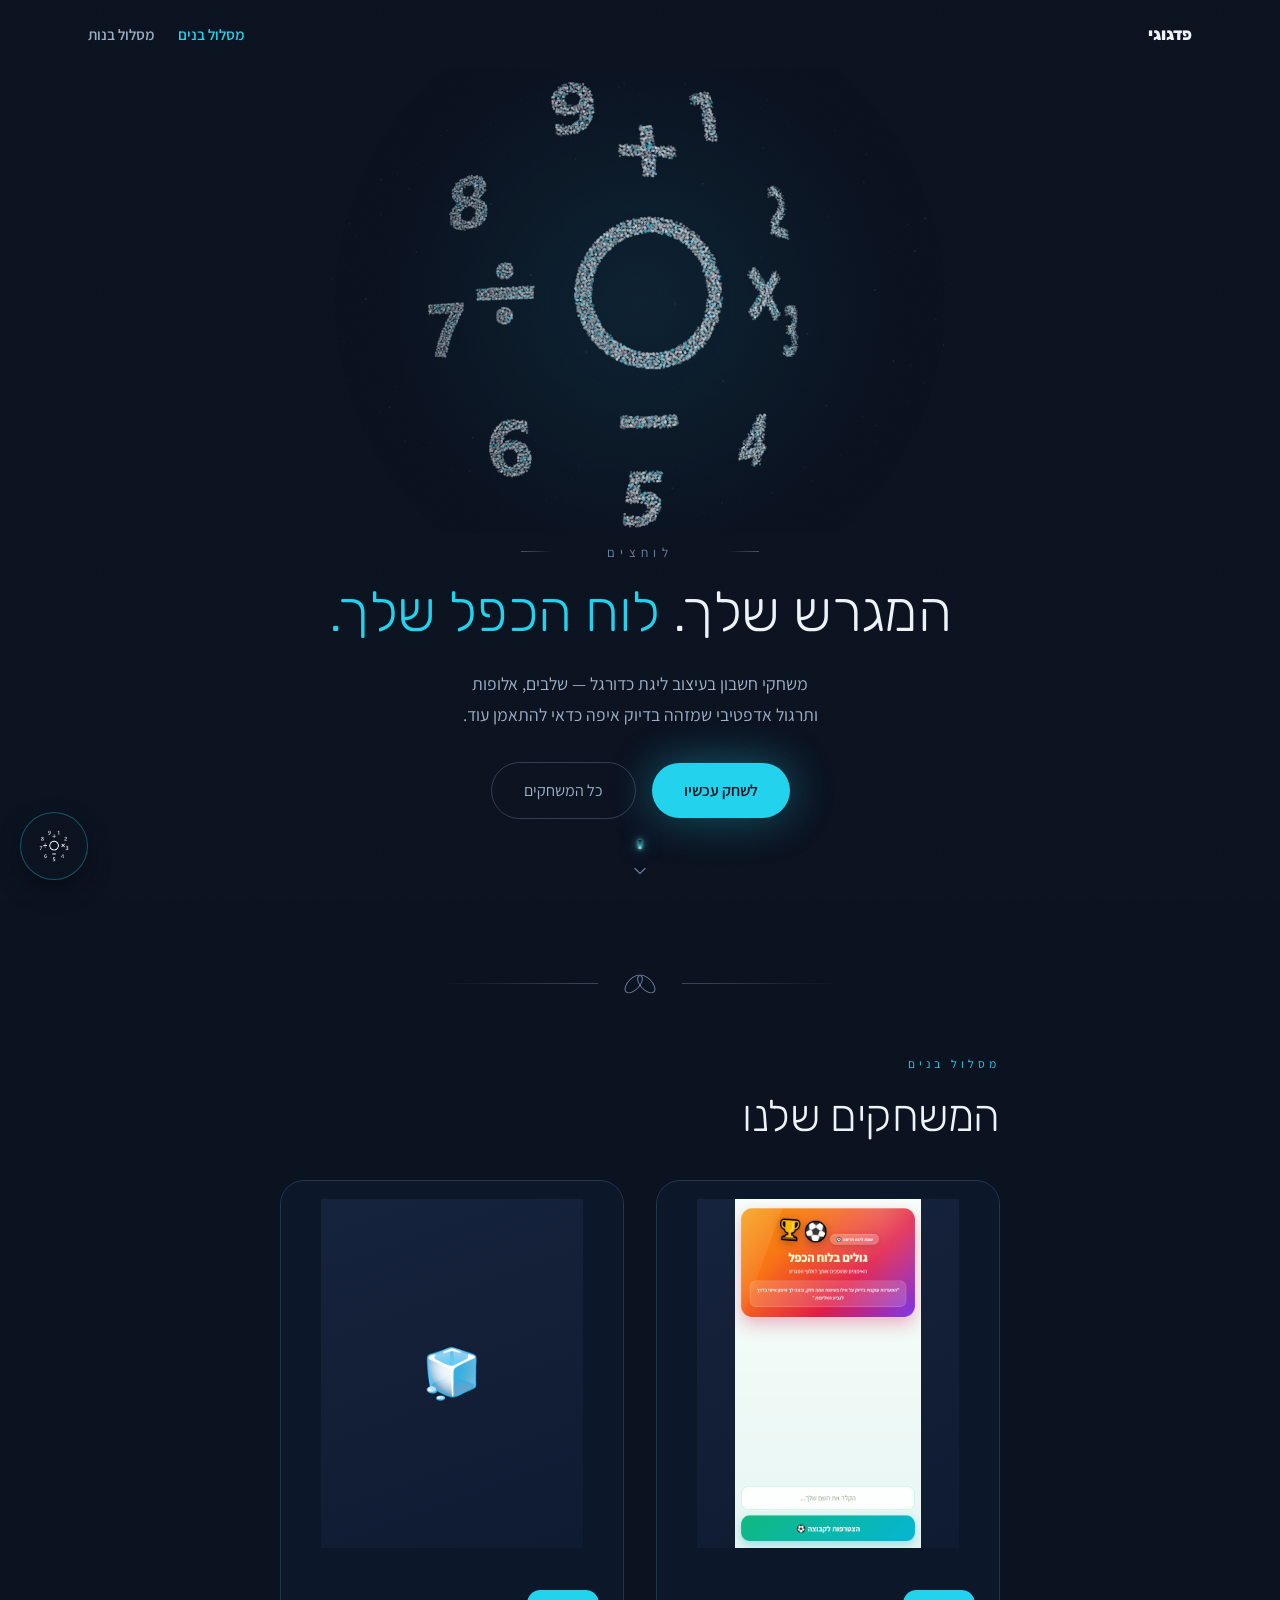
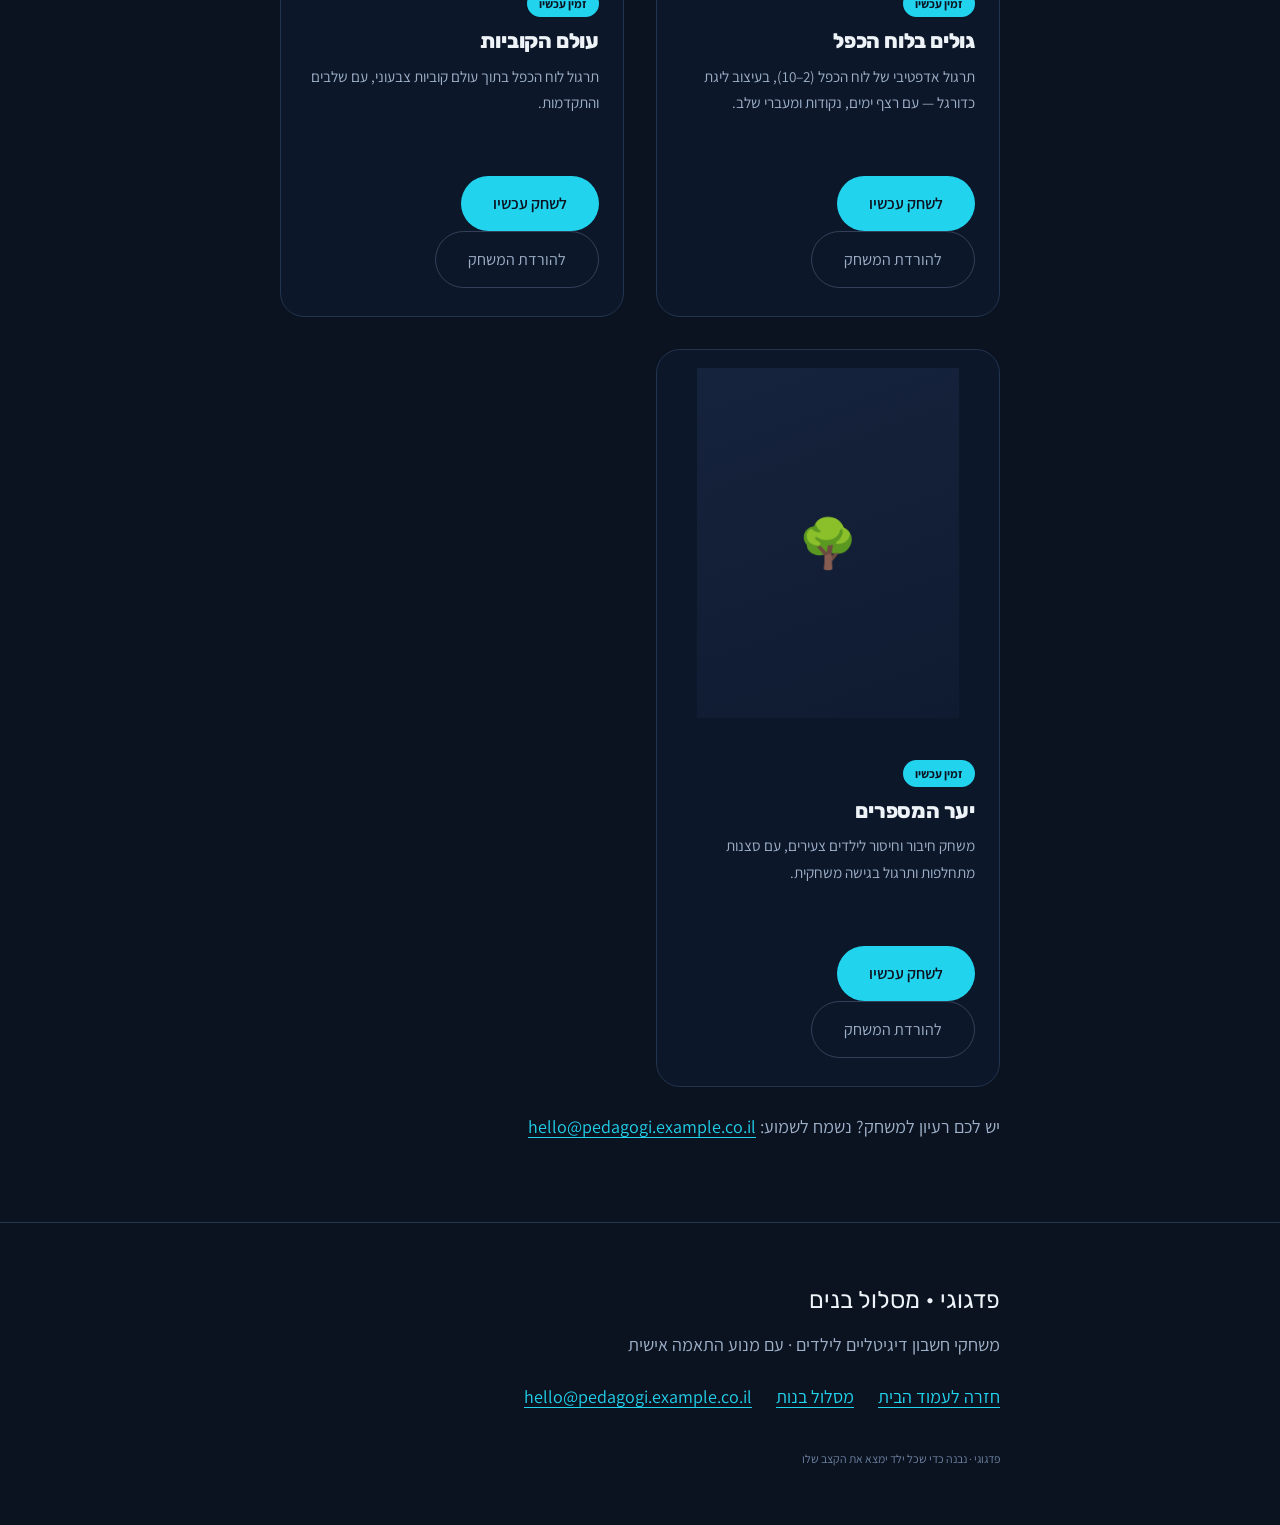
<file: boys.html>
<!DOCTYPE html>
<html lang="he" dir="rtl" data-track="boys">
<head>
  <meta charset="UTF-8">
  <meta name="viewport" content="width=device-width, initial-scale=1.0">
  <meta name="theme-color" content="#0b1220">
  <title>מסלול בנים · פדגוגי</title>
  <link rel="preconnect" href="https://fonts.googleapis.com">
  <link rel="preconnect" href="https://fonts.gstatic.com" crossorigin>
  <link href="https://fonts.googleapis.com/css2?family=Rubik:wght@500;600;700;800;900&family=Assistant:wght@400;600&display=swap" rel="stylesheet">
  <link rel="stylesheet" href="style.css">
</head>
<body>
  <a href="#games" class="skip-link">דילוג לתוכן</a>
  <div class="cursor-glow" aria-hidden="true" id="cursor-glow"></div>
  <nav class="track-topbar" aria-label="ניווט עליון">
    <a href="index.html" class="track-topbar-brand">פדגוגי</a>
    <div class="track-topbar-links">
      <a href="boys.html" class="is-current">מסלול בנים</a>
      <a href="girls.html">מסלול בנות</a>
    </div>
  </nav>
  <header class="hero">
    <div class="hero-canvas-wrap"><canvas id="hero-canvas" aria-hidden="true"></canvas></div>
    <div class="hero-content">
      <p class="rise-in hero-kicker" style="animation-delay:.5s" aria-hidden="true"><span class="hero-kicker-line hero-kicker-line--start"></span><span class="hero-kicker-word-wrap"><span class="hero-kicker-word" id="kicker-inhale">לוחצים</span><span class="hero-kicker-word" id="kicker-exhale">מבקיעים</span></span><span class="hero-kicker-line hero-kicker-line--end"></span></p>
      <h1 class="rise-in hero-title" style="animation-delay:.7s">המגרש שלך. <span class="text-dawn">לוח הכפל שלך.</span></h1>
      <p class="rise-in hero-lede" style="animation-delay:.95s">משחקי חשבון בעיצוב ליגת כדורגל — שלבים, אלופות ותרגול אדפטיבי שמזהה בדיוק איפה כדאי להתאמן עוד.</p>
      <div class="rise-in hero-actions" style="animation-delay:1.15s"><a href="support.html?track=boys" class="btn btn--primary breathes-glow">לשחק עכשיו</a><a href="#games" class="btn btn--quiet">כל המשחקים</a></div>
    </div>
    <div class="rise-in hero-scroll-hint" style="animation-delay:1.7s" aria-hidden="true"><svg viewBox="0 0 24 24" width="20" height="20" fill="none" stroke="currentColor" stroke-width="1.4" stroke-linecap="round" class="drift-down"><path d="M6 9l6 6 6-6"/></svg></div>
  </header>
  <main>
    <section id="games" class="section">
      <div class="divider-wrap"><div class="divider"><span class="divider-line"></span><svg class="divider-glyph breathes" width="52" height="26" viewBox="0 0 52 26" fill="none"><ellipse cx="20" cy="13" rx="10.5" ry="5.5" transform="rotate(-46 20 13)" stroke="currentColor" stroke-width="0.9"/><ellipse cx="32" cy="13" rx="10.5" ry="5.5" transform="rotate(46 32 13)" stroke="currentColor" stroke-width="0.9"/></svg><span class="divider-line"></span></div></div>
      <div class="section-inner">
        <div class="reveal"><p class="eyebrow">מסלול בנים</p><h2 class="section-title">המשחקים שלנו</h2></div>
        <div class="reveal reveal--delayed game-grid">
          <article class="game-card">
            <figure class="game-card-media"><img src="assets/game-screen-onboarding.png" alt="מסך הפתיחה של המשחק גולים בלוח הכפל" loading="lazy"></figure>
            <div class="game-card-body"><span class="game-card-tag is-live">זמין עכשיו</span><h3 class="game-card-title">גולים בלוח הכפל</h3><p class="game-card-desc">תרגול אדפטיבי של לוח הכפל (2–10), בעיצוב ליגת כדורגל — עם רצף ימים, נקודות ומעברי שלב.</p><div class="group-cta"><a href="games/goals-multiplication-table.html" class="btn btn--primary">לשחק עכשיו</a><a href="games/goals-multiplication-table.html" download="goals-multiplication-table.html" class="btn btn--quiet">להורדת המשחק</a></div></div>
          </article>
          <article class="game-card">
            <figure class="game-card-media" aria-hidden="true"><span style="font-size:3rem;">🧊</span></figure>
            <div class="game-card-body"><span class="game-card-tag is-live">זמין עכשיו</span><h3 class="game-card-title">עולם הקוביות</h3><p class="game-card-desc">תרגול לוח הכפל בתוך עולם קוביות צבעוני, עם שלבים והתקדמות.</p><div class="group-cta"><a href="games/cube-world.html" class="btn btn--primary">לשחק עכשיו</a><a href="games/cube-world.html" download="cube-world.html" class="btn btn--quiet">להורדת המשחק</a></div></div>
          </article>
          <article class="game-card">
            <figure class="game-card-media" aria-hidden="true"><span style="font-size:3rem;">🌳</span></figure>
            <div class="game-card-body"><span class="game-card-tag is-live">זמין עכשיו</span><h3 class="game-card-title">יער המספרים</h3><p class="game-card-desc">משחק חיבור וחיסור לילדים צעירים, עם סצנות מתחלפות ותרגול בגישה משחקית.</p><div class="group-cta"><a href="games/number-forest.html" class="btn btn--primary">לשחק עכשיו</a><a href="games/number-forest.html" download="number-forest.html" class="btn btn--quiet">להורדת המשחק</a></div></div>
          </article>
        </div>
        <p class="classes-phone-note">יש לכם רעיון למשחק? נשמח לשמוע: <a href="mailto:hello@pedagogi.example.co.il">hello@pedagogi.example.co.il</a></p>
      </div>
    </section>
  </main>
  <footer class="site-footer"><div class="section-inner"><p class="footer-name">פדגוגי · מסלול בנים</p><p class="footer-address">משחקי חשבון דיגיטליים לילדים · עם מנוע התאמה אישית</p><div class="footer-links"><a href="index.html">חזרה לעמוד הבית</a><a href="girls.html">מסלול בנות</a><a href="mailto:hello@pedagogi.example.co.il">hello@pedagogi.example.co.il</a></div><p class="footer-credit">פדגוגי · נבנה כדי שכל ילד ימצא את הקצב שלו</p></div></footer>
  <a class="agent-launcher" href="support.html?track=boys" aria-label="לשחק עכשיו"><img src="assets/brand-glyph.png" alt="" class="agent-launcher-glyph"></a>
  <script src="script.js"></script>
</body>
</html>
</file>
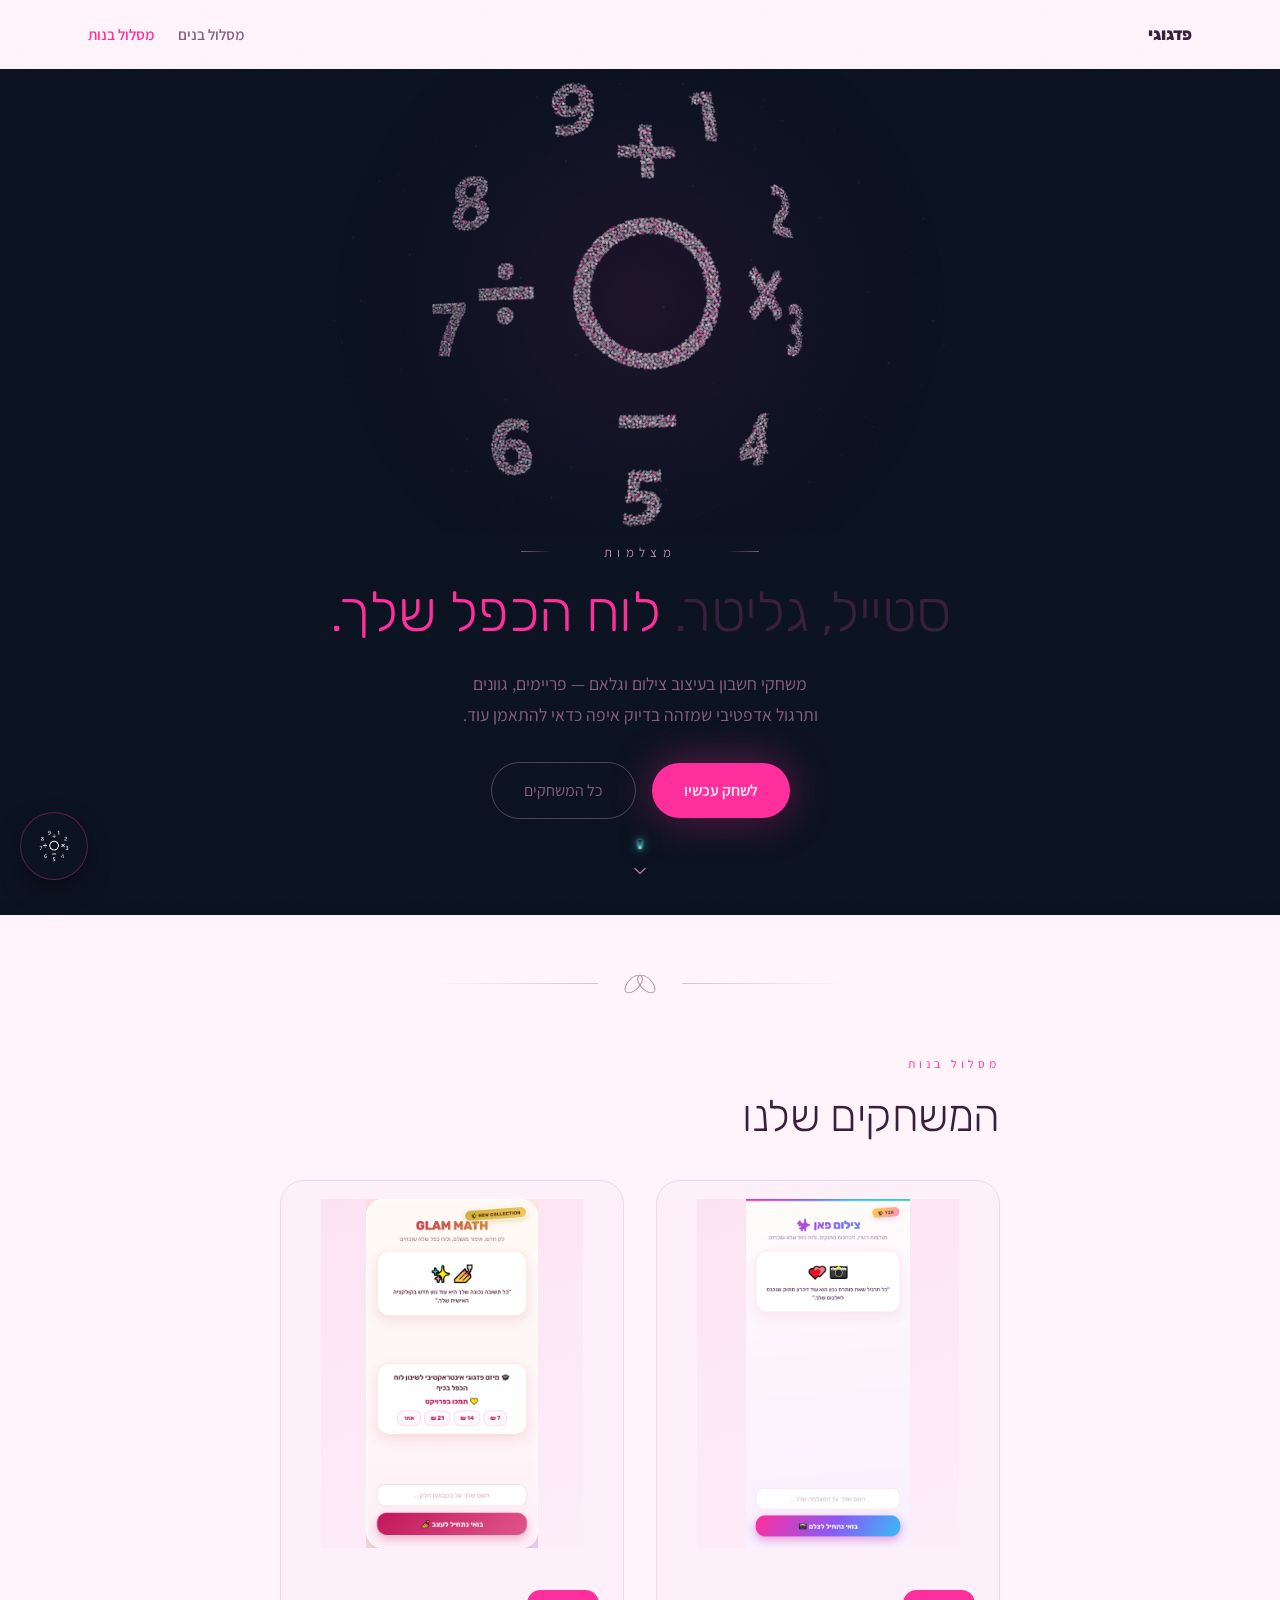
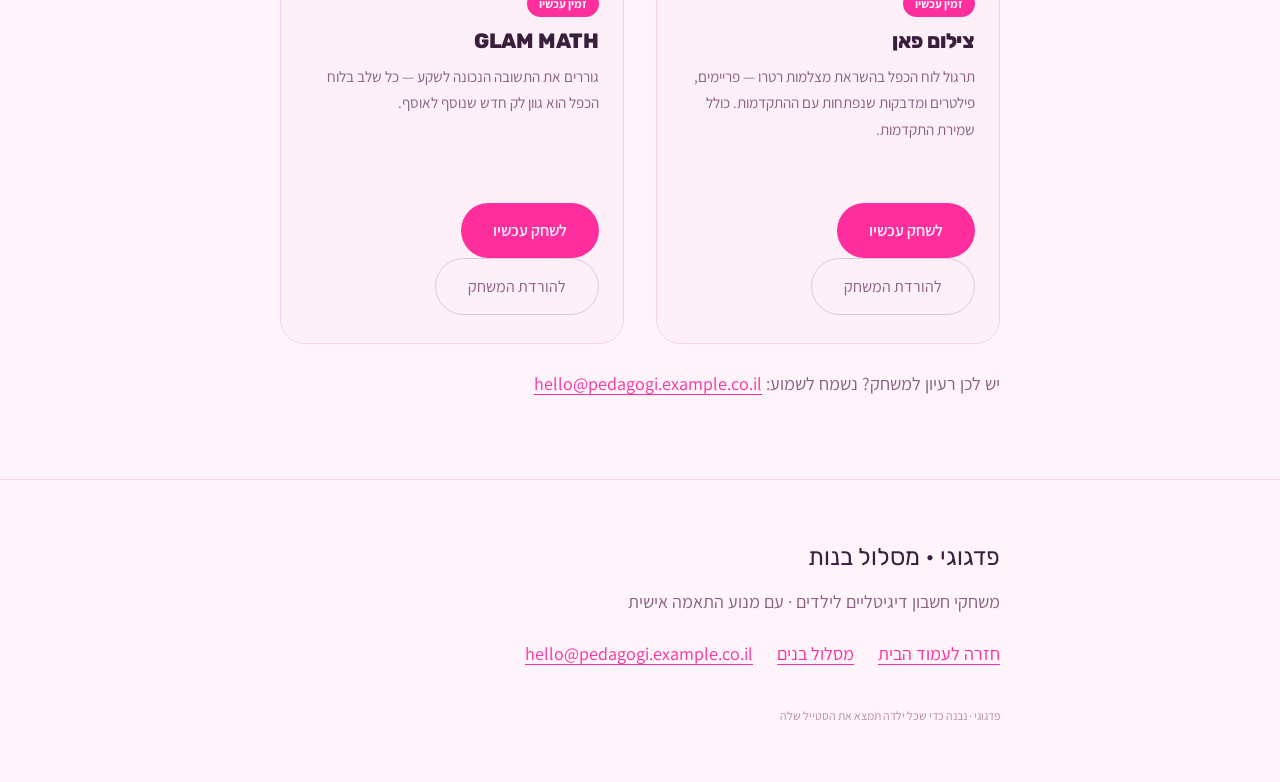
<file: girls.html>
<!DOCTYPE html>
<html lang="he" dir="rtl" data-track="girls">
<head>
  <meta charset="UTF-8">
  <meta name="viewport" content="width=device-width, initial-scale=1.0">
  <meta name="theme-color" content="#fef4fa">
  <title>מסלול בנות · פדגוגי</title>
  <link rel="preconnect" href="https://fonts.googleapis.com">
  <link rel="preconnect" href="https://fonts.gstatic.com" crossorigin>
  <link href="https://fonts.googleapis.com/css2?family=Rubik:wght@500;600;700;800;900&family=Assistant:wght@400;600&display=swap" rel="stylesheet">
  <link rel="stylesheet" href="style.css">
</head>
<body>
  <a href="#games" class="skip-link">דילוג לתוכן</a>
  <div class="cursor-glow" aria-hidden="true" id="cursor-glow"></div>
  <nav class="track-topbar" aria-label="ניווט עליון">
    <a href="index.html" class="track-topbar-brand">פדגוגי</a>
    <div class="track-topbar-links"><a href="boys.html">מסלול בנים</a><a href="girls.html" class="is-current">מסלול בנות</a></div>
  </nav>
  <header class="hero">
    <div class="hero-canvas-wrap"><canvas id="hero-canvas" aria-hidden="true"></canvas></div>
    <div class="hero-content">
      <p class="rise-in hero-kicker" style="animation-delay:.5s" aria-hidden="true"><span class="hero-kicker-line hero-kicker-line--start"></span><span class="hero-kicker-word-wrap"><span class="hero-kicker-word" id="kicker-inhale">מצלמות</span><span class="hero-kicker-word" id="kicker-exhale">מעצבות</span></span><span class="hero-kicker-line hero-kicker-line--end"></span></p>
      <h1 class="rise-in hero-title" style="animation-delay:.7s">סטייל, גליטר. <span class="text-dawn">לוח הכפל שלך.</span></h1>
      <p class="rise-in hero-lede" style="animation-delay:.95s">משחקי חשבון בעיצוב צילום וגלאם — פריימים, גוונים ותרגול אדפטיבי שמזהה בדיוק איפה כדאי להתאמן עוד.</p>
      <div class="rise-in hero-actions" style="animation-delay:1.15s"><a href="support.html?track=girls" class="btn btn--primary breathes-glow">לשחק עכשיו</a><a href="#games" class="btn btn--quiet">כל המשחקים</a></div>
    </div>
    <div class="rise-in hero-scroll-hint" style="animation-delay:1.7s" aria-hidden="true"><svg viewBox="0 0 24 24" width="20" height="20" fill="none" stroke="currentColor" stroke-width="1.4" stroke-linecap="round" class="drift-down"><path d="M6 9l6 6 6-6"/></svg></div>
  </header>
  <main>
    <section id="games" class="section">
      <div class="divider-wrap"><div class="divider"><span class="divider-line"></span><svg class="divider-glyph breathes" width="52" height="26" viewBox="0 0 52 26" fill="none"><ellipse cx="20" cy="13" rx="10.5" ry="5.5" transform="rotate(-46 20 13)" stroke="currentColor" stroke-width="0.9"/><ellipse cx="32" cy="13" rx="10.5" ry="5.5" transform="rotate(46 32 13)" stroke="currentColor" stroke-width="0.9"/></svg><span class="divider-line"></span></div></div>
      <div class="section-inner">
        <div class="reveal"><p class="eyebrow">מסלול בנות</p><h2 class="section-title">המשחקים שלנו</h2></div>
        <div class="reveal reveal--delayed game-grid">
          <article class="game-card">
            <figure class="game-card-media"><img src="assets/game-screen-photofun.png" alt="מסך הפתיחה של המשחק צילום פאן" loading="lazy"></figure>
            <div class="game-card-body"><span class="game-card-tag is-live">זמין עכשיו</span><h3 class="game-card-title">צילום פאן</h3><p class="game-card-desc">תרגול לוח הכפל בהשראת מצלמות רטרו — פריימים, פילטרים ומדבקות שנפתחות עם ההתקדמות. כולל שמירת התקדמות.</p><div class="group-cta"><a href="games/photo-fun-math.html" class="btn btn--primary">לשחק עכשיו</a><a href="games/photo-fun-math.html" download="photo-fun-math.html" class="btn btn--quiet">להורדת המשחק</a></div></div>
          </article>
          <article class="game-card">
            <figure class="game-card-media"><img src="assets/game-screen-glam.png" alt="מסך הפתיחה של המשחק GLAM MATH" loading="lazy"></figure>
            <div class="game-card-body"><span class="game-card-tag is-live">זמין עכשיו</span><h3 class="game-card-title">GLAM MATH</h3><p class="game-card-desc">גוררים את התשובה הנכונה לשקע — כל שלב בלוח הכפל הוא גוון לק חדש שנוסף לאוסף.</p><div class="group-cta"><a href="games/glam-math.html" class="btn btn--primary">לשחק עכשיו</a><a href="games/glam-math.html" download="glam-math.html" class="btn btn--quiet">להורדת המשחק</a></div></div>
          </article>
        </div>
        <p class="classes-phone-note">יש לכן רעיון למשחק? נשמח לשמוע: <a href="mailto:hello@pedagogi.example.co.il">hello@pedagogi.example.co.il</a></p>
      </div>
    </section>
  </main>
  <footer class="site-footer"><div class="section-inner"><p class="footer-name">פדגוגי · מסלול בנות</p><p class="footer-address">משחקי חשבון דיגיטליים לילדים · עם מנוע התאמה אישית</p><div class="footer-links"><a href="index.html">חזרה לעמוד הבית</a><a href="boys.html">מסלול בנים</a><a href="mailto:hello@pedagogi.example.co.il">hello@pedagogi.example.co.il</a></div><p class="footer-credit">פדגוגי · נבנה כדי שכל ילדה תמצא את הסטייל שלה</p></div></footer>
  <a class="agent-launcher" href="support.html?track=girls" aria-label="לשחק עכשיו"><img src="assets/brand-glyph.png" alt="" class="agent-launcher-glyph"></a>
  <script src="script.js"></script>
</body>
</html>
</file>
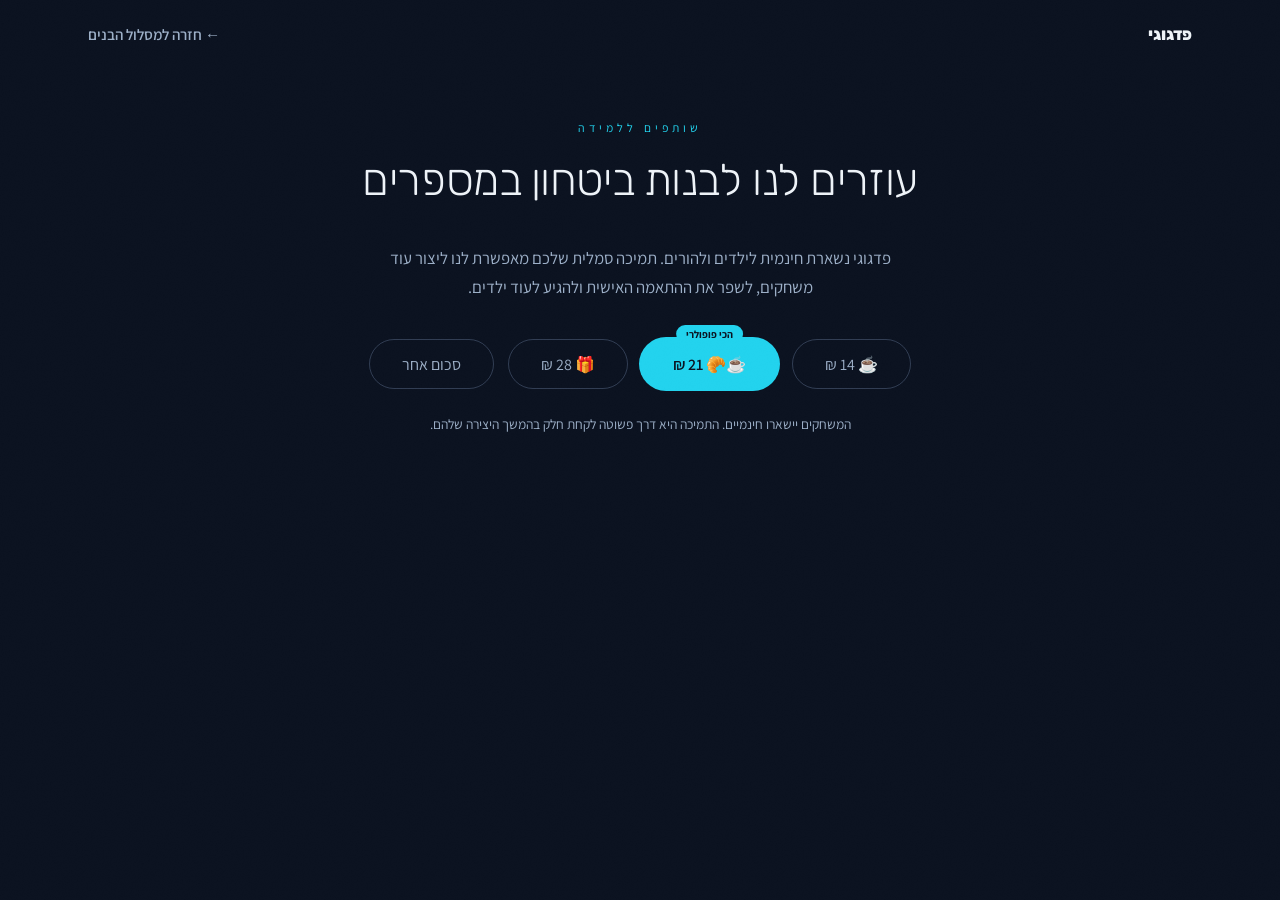
<file: support.html>
<!DOCTYPE html>
<html lang="he" dir="rtl">
<head>
  <meta charset="UTF-8">
  <meta name="viewport" content="width=device-width, initial-scale=1.0">
  <meta name="theme-color" content="#0b1220">
  <title>תמיכה · פדגוגי</title>
  <script>
    document.documentElement.dataset.track = new URLSearchParams(location.search).get("track") === "girls" ? "girls" : "boys";
  </script>
  <link rel="preconnect" href="https://fonts.googleapis.com">
  <link rel="preconnect" href="https://fonts.gstatic.com" crossorigin>
  <link href="https://fonts.googleapis.com/css2?family=Rubik:wght@500;600;700;800;900&family=Assistant:wght@400;600&display=swap" rel="stylesheet">
  <link rel="stylesheet" href="style.css">
</head>
<body>
  <nav class="track-topbar" aria-label="ניווט עליון">
    <a href="index.html" class="track-topbar-brand">פדגוגי</a>
    <div class="track-topbar-links">
      <a href="boys.html" id="back-link">← חזרה למסלול</a>
    </div>
  </nav>

  <main class="support-page">

    <section class="support-card" id="step-amount">
      <p class="eyebrow">שותפים ללמידה</p>
      <h1 class="section-title">עוזרים לנו לבנות ביטחון במספרים</h1>
      <p class="support-lede">פדגוגי נשארת חינמית לילדים ולהורים. תמיכה סמלית שלכם מאפשרת לנו ליצור עוד משחקים, לשפר את ההתאמה האישית ולהגיע לעוד ילדים.</p>

      <div class="support-amounts">
        <button type="button" class="btn btn--quiet support-amount-btn" data-amount="14">☕ 14 ₪</button>
        <button type="button" class="btn btn--primary support-amount-btn is-popular" data-amount="21">
          <span class="support-amount-tag">הכי פופולרי</span>
          ☕🥐 21 ₪
        </button>
        <button type="button" class="btn btn--quiet support-amount-btn" data-amount="28">🎁 28 ₪</button>
        <button type="button" class="btn btn--quiet support-amount-btn" data-amount="other">סכום אחר</button>
      </div>

      <p class="support-note">המשחקים יישארו חינמיים. התמיכה היא דרך פשוטה לקחת חלק בהמשך היצירה שלהם.</p>
    </section>

    <section class="support-card" id="step-games" hidden>
      <p class="eyebrow">תודה! 🎉</p>
      <h1 class="section-title">עכשיו בחרו משחק</h1>
      <div class="game-grid" id="games-picker"></div>
    </section>

  </main>

  <script>
    var GAMES_BY_TRACK = {
      boys: [
        {
          title: "גולים בלוח הכפל",
          desc: "תרגול אדפטיבי של לוח הכפל, בעיצוב ליגת כדורגל.",
          img: "assets/game-screen-onboarding.png",
          href: "games/goals-multiplication-table.html"
        }
      ],
      girls: [
        {
          title: "צילום פאן",
          desc: "תרגול לוח הכפל בהשראת מצלמות רטרו, עם שמירת התקדמות.",
          img: "assets/game-screen-photofun.png",
          href: "games/photo-fun-math.html"
        },
        {
          title: "GLAM MATH",
          desc: "גוררים את התשובה הנכונה לשקע — כל שלב הוא גוון לק חדש.",
          img: "assets/game-screen-glam.png",
          href: "games/glam-math.html"
        }
      ]
    };

    (function () {
      var track = document.documentElement.dataset.track;
      document.getElementById("back-link").setAttribute("href", track + ".html");
      document.getElementById("back-link").textContent = "← חזרה למסלול ה" + (track === "girls" ? "בנות" : "בנים");

      var picker = document.getElementById("games-picker");
      GAMES_BY_TRACK[track].forEach(function (game) {
        var card = document.createElement("article");
        card.className = "game-card";
        card.innerHTML =
          '<figure class="game-card-media"><img src="' + game.img + '" alt="מסך הפתיחה של המשחק ' + game.title + '" loading="lazy"></figure>' +
          '<div class="game-card-body">' +
            '<h3 class="game-card-title">' + game.title + "</h3>" +
            '<p class="game-card-desc">' + game.desc + "</p>" +
            '<a href="' + game.href + '" class="btn btn--primary">לשחק עכשיו</a>' +
          "</div>";
        picker.appendChild(card);
      });

      // שלב התמיכה: כרגע ללא חיבור תשלום אמיתי — לחיצה על סכום פותחת את בחירת המשחק.
      // TODO: לחבר לספק תשלום אמיתי כשיוחלט על אחד.
      document.querySelectorAll(".support-amount-btn").forEach(function (btn) {
        btn.addEventListener("click", function () {
          document.getElementById("step-amount").hidden = true;
          document.getElementById("step-games").hidden = false;
          document.getElementById("step-games").scrollIntoView({ behavior: "smooth", block: "start" });
        });
      });
    })();
  </script>

  <script src="script.js"></script>
</body>
</html>
</file>
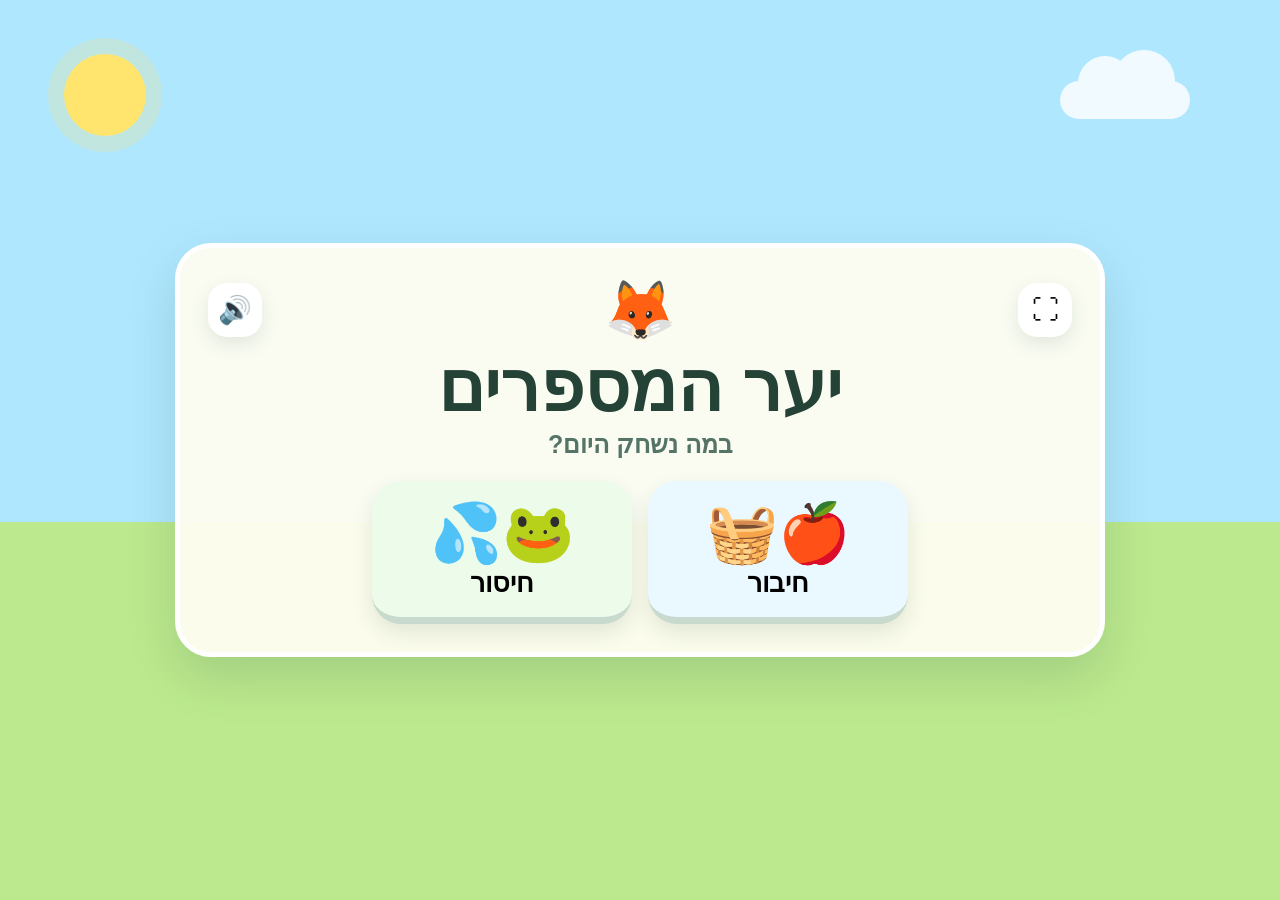
<file: games/number-forest.html>
<!doctype html>
<html lang="he" dir="rtl">
<head>
<meta charset="utf-8">
<meta name="viewport" content="width=device-width,initial-scale=1,viewport-fit=cover">
<title>יער המספרים</title>
<style>
*{box-sizing:border-box}html,body{margin:0;min-height:100%;font-family:Arial,"Noto Sans Hebrew",sans-serif}
body{background:linear-gradient(#afe7ff 0 58%,#bce98d 58%);color:#254237;overflow-x:hidden}
button{font:inherit;touch-action:manipulation;-webkit-tap-highlight-color:transparent}
.world{min-height:100vh;padding:10px;display:grid;place-items:center;position:relative}
.sun{position:fixed;left:5%;top:6%;width:82px;height:82px;background:#ffe46d;border-radius:50%;box-shadow:0 0 0 16px #ffe46d38}
.cloud{position:fixed;right:7%;top:9%;width:130px;height:38px;background:#fff;border-radius:50px;opacity:.82}
.cloud:before,.cloud:after{content:"";position:absolute;background:#fff;border-radius:50%}
.cloud:before{width:62px;height:62px;right:15px;top:-31px}.cloud:after{width:54px;height:54px;left:18px;top:-25px}
.panel{position:relative;z-index:2;width:min(930px,100%);background:#fffdf2ef;border:5px solid #fff;border-radius:36px;box-shadow:0 20px 48px #355d4930;padding:clamp(14px,3vw,28px);text-align:center}
.screen{display:none}.screen.on{display:block}.top{display:flex;justify-content:space-between;align-items:center}
.round{width:54px;height:54px;border:0;border-radius:19px;background:#fff;box-shadow:0 7px 18px #365b4b20;font-size:27px;cursor:pointer}
.fox{font-size:58px;animation:bob 2s ease-in-out infinite}@keyframes bob{50%{transform:translateY(-6px)}}
h1{font-size:clamp(38px,8vw,70px);line-height:1;margin:8px 0}.subtitle{font-size:clamp(19px,3vw,25px);font-weight:800;color:#557467;margin:0 0 22px}
.modes,.levels{display:flex;justify-content:center;gap:16px;flex-wrap:wrap}.mode{width:min(260px,45%);min-width:145px;border:0;border-bottom:7px solid #c8d9cd;border-radius:29px;padding:18px 12px;background:#fff;box-shadow:0 9px 20px #365b4b20;cursor:pointer}
.mode:active,.level:active,.ans:active,.next:active{transform:translateY(4px);border-bottom-width:3px}
.mode span{display:block;font-size:58px}.mode b{font-size:27px}.addMode{background:#eaf8ff}.subMode{background:#edfbea}
.level{border:0;border-bottom:7px solid #cbdcc0;border-radius:27px;background:#f4ffe8;padding:19px 28px;font-size:29px;font-weight:900;color:#31533e;cursor:pointer}
.problem{direction:ltr;font-size:clamp(52px,10vw,88px);font-weight:900;line-height:1;margin:3px 0}.hint{font-size:clamp(18px,3vw,23px);font-weight:900;color:#547364;margin:7px 0 12px}
.scene{position:relative;min-height:285px;border-radius:30px;border:4px solid #fff;box-shadow:inset 0 0 0 2px #b8ddce;overflow:hidden}
.addScene{background:linear-gradient(#d9f5ff 0 63%,#9fda6d 63%);display:grid;grid-template-columns:1fr 210px 1fr;gap:10px;align-items:center;padding:17px}
.appleZone{min-height:220px;display:flex;align-items:center;align-content:center;justify-content:center;flex-wrap:wrap;gap:7px}
.apple{font-size:52px;cursor:pointer;user-select:none;transition:.18s;filter:drop-shadow(0 4px 2px #0002)}.apple.used{opacity:.08;transform:scale(.45);pointer-events:none}
.basket{position:relative;align-self:end;min-height:155px;border:5px dashed #b87b3c;border-radius:28px 28px 50px 50px;background:#f6c66c99;display:flex;justify-content:center;align-content:flex-end;align-items:flex-end;flex-wrap:wrap;padding:50px 10px 12px;gap:1px}
.basket:before{content:"";position:absolute;left:12%;right:12%;bottom:10px;height:82px;background:repeating-linear-gradient(45deg,#c9873f 0 8px,#e6ad60 8px 16px);border:5px solid #9f642d;border-radius:12px 12px 38px 38px;box-shadow:inset 0 8px 0 #f3c67d;z-index:0}
.basket:after{content:"";position:absolute;left:25%;right:25%;bottom:72px;height:54px;border:7px solid #a96d32;border-bottom:0;border-radius:55px 55px 0 0;z-index:0}
.count{position:absolute;top:6px;left:50%;transform:translateX(-50%);z-index:4;background:#fff;border-radius:999px;padding:4px 12px;font-size:22px;font-weight:900}.inside{font-size:31px;z-index:3;transform:translateY(-3px)}
.fly{position:fixed;z-index:30;pointer-events:none;font-size:52px;transition:left .48s cubic-bezier(.2,.8,.3,1),top .48s cubic-bezier(.2,.8,.3,1),transform .48s ease}
.subScene{background:linear-gradient(#bfeaff 0 69%,#55b9db 69%);padding:15px 16px 54px;display:flex;justify-content:center;align-items:center;align-content:center;flex-wrap:wrap;gap:14px}
.lily{position:relative;width:112px;height:78px;border-radius:50%;background:#69bf58;box-shadow:inset -10px -8px 0 #4ba443,0 6px 0 #358d7b;display:grid;place-items:center;cursor:pointer;transition:.22s}
.lily:after{content:"";position:absolute;right:-2px;top:28px;border-left:34px solid #bfeaff;border-top:16px solid transparent;border-bottom:16px solid transparent}
.frog{position:relative;z-index:2;font-size:55px;filter:drop-shadow(0 4px 2px #0002);transition:.2s}.lily.gone .frog{opacity:0;transform:translateY(120px) rotate(25deg)}.lily.gone{pointer-events:none}
.water{position:absolute;left:0;right:0;bottom:0;height:31%;background:#55b9db}.ripple{position:absolute;border:4px solid #d9f8ff;border-radius:50%;width:30px;height:12px;z-index:5;animation:ripple .65s ease-out forwards}@keyframes ripple{to{transform:scale(3);opacity:0}}
.progress{position:absolute;top:10px;left:50%;transform:translateX(-50%);background:#fff;border-radius:999px;padding:6px 14px;font-size:20px;font-weight:900;z-index:8}
.answers{display:none;justify-content:center;gap:10px;margin-top:13px}.answers.on{display:flex}.ans{width:29%;max-width:165px;min-height:72px;border:0;border-bottom:7px solid #b9cddd;border-radius:23px;background:#fff;font-size:38px;font-weight:900;color:#29485b;box-shadow:0 7px 17px #355d4920;cursor:pointer}
.feedback{min-height:43px;font-size:25px;font-weight:900;padding-top:8px}.next{display:none;border:0;border-bottom:6px solid #329c78;background:#5dd5aa;color:#173f32;border-radius:22px;padding:12px 27px;font-size:22px;font-weight:900;cursor:pointer}.next.on{display:inline-block}
.stars{position:fixed;inset:0;pointer-events:none;z-index:40}.star{position:absolute;font-size:32px;animation:star 1s ease-out forwards}@keyframes star{to{transform:translateY(-150px) rotate(160deg);opacity:0}}
@media(max-width:680px){.panel{padding:10px 7px;border-radius:26px}.addScene{grid-template-columns:1fr 125px 1fr;gap:3px;padding:8px;min-height:240px}.appleZone{min-height:180px}.apple{font-size:40px}.basket{min-height:125px;padding:43px 4px 8px}.basket:before{height:65px}.inside{font-size:25px}.scene{min-height:240px}.subScene{gap:8px;padding:35px 8px 48px}.lily{width:78px;height:58px}.frog{font-size:43px}.lily:after{border-left-width:24px;border-top-width:12px;border-bottom-width:12px;top:21px}.round{width:46px;height:46px}.fox{font-size:46px}.mode span{font-size:48px}.mode b{font-size:23px}}

/* V11 — עולם חזותי שונה לכל קטגוריה */
.addScene{transition:background .45s ease,box-shadow .45s ease}
.addScene:before,.addScene:after{position:absolute;pointer-events:none;z-index:0}
.addScene .appleZone,.addScene .basket{position:relative;z-index:2}

/* מטע תפוחים */
.theme-apples{background:linear-gradient(#bfeaff 0 58%,#8fd160 58%)}
.theme-apples:before{content:"☁️";font-size:58px;top:18px;left:10%}
.theme-apples:after{content:"🌳";font-size:120px;bottom:15px;right:2%;opacity:.55}

/* שמי לילה וכוכבים */
.theme-stars{background:linear-gradient(#243b73 0%,#5267a8 72%,#7367a8 100%);box-shadow:inset 0 0 45px #111b4c}
.theme-stars:before{content:"🌙";font-size:58px;top:14px;left:7%}
.theme-stars:after{content:"☁️";font-size:54px;top:30px;right:8%;opacity:.28}
.theme-stars .basket{background:#6b63a899;border-color:#e9dd88}.theme-stars .count{color:#243b73}

/* גינת פרחים */
.theme-flowers{background:linear-gradient(#d9f6ff 0 55%,#a6dc79 55%)}
.theme-flowers:before{content:"🦋";font-size:48px;top:24px;left:12%;animation:bob 2s ease-in-out infinite}
.theme-flowers:after{content:"🌿🌱🌿🌱🌿";font-size:45px;bottom:0;left:4%;right:4%;letter-spacing:12px}

/* שוק פירות */
.theme-fruit{background:linear-gradient(#ffe9bd 0 66%,#e8b86c 66%);box-shadow:inset 0 0 40px #d78d4930}
.theme-fruit:before{content:"☀️";font-size:54px;top:17px;left:8%}
.theme-fruit:after{content:"🏪";font-size:105px;bottom:5px;right:2%;opacity:.48}

/* חצר החיות */
.theme-animals{background:linear-gradient(#c9efff 0 55%,#8bd36b 55%)}
.theme-animals:before{content:"☁️";font-size:62px;top:15px;right:10%}
.theme-animals:after{content:"🏡  🌳";font-size:92px;bottom:4px;left:2%;opacity:.55}

/* קרקס הבלונים */
.theme-balloons{background:linear-gradient(#c8eaff 0 65%,#f7d982 65%)}
.theme-balloons:before{content:"☁️  ☀️";font-size:52px;top:18px;left:7%}
.theme-balloons:after{content:"🎪";font-size:115px;bottom:0;right:3%;opacity:.58}

/* מרכז האיסוף מקבל אופי לפי העולם */
.theme-stars .basket:before{background:repeating-linear-gradient(45deg,#5e63a8 0 8px,#8d87d8 8px 16px);border-color:#e8dd8b}
.theme-flowers .basket:before{background:repeating-linear-gradient(45deg,#8fbd67 0 8px,#b8dd87 8px 16px);border-color:#628d49}
.theme-fruit .basket:before{background:repeating-linear-gradient(45deg,#bd7435 0 8px,#e3a252 8px 16px)}
.theme-animals .basket:before{background:repeating-linear-gradient(45deg,#78a85c 0 8px,#a8cf78 8px 16px);border-color:#537c43}
.theme-balloons .basket:before{background:repeating-linear-gradient(45deg,#e7657e 0 8px,#f5a064 8px 16px);border-color:#bd5268}


/* V13: לכל קטגוריה עולם + יעד + קונספט שונים */
.addScene.v13world{display:grid;grid-template-columns:1fr 210px 1fr;gap:10px;align-items:center;padding:17px}
.v13world .collectTarget{position:relative;align-self:end;min-height:155px;display:flex;justify-content:center;align-content:flex-end;align-items:flex-end;flex-wrap:wrap;padding:55px 10px 12px;gap:1px;z-index:2}
.v13world .collectTarget .count{top:3px}
.v13world .collectTarget .inside{font-size:30px;z-index:4}

/* תפוחים — מטע וסל */
.world-apples{background:linear-gradient(#bdeaff 0 57%,#84cb5e 57%)}
.world-apples:before{content:"🌳";font-size:125px;bottom:0;right:0;opacity:.5}
.target-apples{border:5px dashed #b87b3c;border-radius:28px 28px 50px 50px;background:#f6c66c99}
.target-apples:before{content:"🧺";position:absolute;font-size:105px;bottom:0;z-index:0}

/* כוכבים — חלל, מכניסים לחללית */
.world-stars{background:radial-gradient(circle at 18% 20%,#5868a8 0 2%,transparent 2.2%),linear-gradient(#101a46,#273b78 70%,#172650)}
.world-stars:before{content:"🌙";font-size:65px;top:18px;left:8%}
.world-stars:after{content:"🪐";font-size:72px;bottom:18px;right:5%;opacity:.8}
.target-stars{background:transparent;border:0}
.target-stars:before{content:"🚀";position:absolute;font-size:125px;bottom:0;z-index:0}
.world-stars .appleZone{background:#ffffff10;border-radius:25px}.world-stars .count{color:#233a72}

/* פרחים — גינה, מכניסים לעציץ */
.world-flowers{background:linear-gradient(#d8f4ff 0 48%,#b5e990 48% 70%,#72bd57 70%)}
.world-flowers:before{content:"🦋";font-size:48px;top:20px;left:12%}
.world-flowers:after{content:"🌳";font-size:105px;bottom:0;right:1%;opacity:.45}
.target-flowers{background:transparent;border:0}
.target-flowers:before{content:"🪴";position:absolute;font-size:125px;bottom:-4px;z-index:0}

/* פירות — דוכן שוק, מכניסים לארגז */
.world-fruit{background:linear-gradient(#ffe7b5 0 58%,#d79c57 58%);box-shadow:inset 0 35px 0 #f4b95f}
.world-fruit:before{content:"🏪";font-size:115px;top:12px;right:2%;opacity:.45}
.world-fruit:after{content:"☀️";font-size:58px;top:22px;left:8%}
.target-fruit{background:transparent;border:0}
.target-fruit:before{content:"📦";position:absolute;font-size:120px;bottom:0;z-index:0}

/* חיות — חווה, מביאים לאסם */
.world-animals{background:linear-gradient(#c9efff 0 53%,#8bd36b 53%)}
.world-animals:before{content:"🌳";font-size:105px;bottom:0;left:1%;opacity:.55}
.world-animals:after{content:"☁️";font-size:60px;top:20px;right:8%;opacity:.75}
.target-animals{background:transparent;border:0}
.target-animals:before{content:"🏠";position:absolute;font-size:125px;bottom:0;z-index:0}

/* בלונים — יריד/קרקס, קושרים לאוהל */
.world-balloons{background:linear-gradient(#9fdcff 0 66%,#f1cf73 66%)}
.world-balloons:before{content:"🎡";font-size:105px;bottom:0;left:0;opacity:.52}
.world-balloons:after{content:"☀️";font-size:58px;top:18px;right:7%}
.target-balloons{background:transparent;border:0}
.target-balloons:before{content:"🎪";position:absolute;font-size:125px;bottom:0;z-index:0}

@media(max-width:680px){
 .addScene.v13world{grid-template-columns:1fr 125px 1fr;gap:3px;padding:8px}
 .v13world .collectTarget{min-height:125px;padding:45px 3px 8px}
 .target-apples:before,.target-stars:before,.target-flowers:before,.target-fruit:before,.target-animals:before,.target-balloons:before{font-size:82px}
 .v13world .collectTarget .inside{font-size:24px}
}


/* V16 — מסך משחק קבוע ללא גלילה */
body.in-game{height:100dvh;overflow:hidden}
body.in-game .world{height:100dvh;min-height:0;padding:5px;overflow:hidden}
body.in-game .panel{height:calc(100dvh - 10px);max-height:calc(100dvh - 10px);display:flex;flex-direction:column;overflow:hidden;padding:8px}
body.in-game #gameScreen.on{display:flex;flex-direction:column;min-height:0;height:100%}
body.in-game #gameScreen .top{flex:0 0 auto}
body.in-game .problem{font-size:clamp(42px,7vh,72px);margin:1px 0}
body.in-game .hint{font-size:clamp(16px,2.5vh,21px);margin:3px 0 6px}
body.in-game .scene{flex:1 1 auto;min-height:0;height:auto;margin:0}
body.in-game .answers{flex:0 0 auto;margin-top:6px}
body.in-game .feedback{flex:0 0 auto;min-height:32px;padding-top:3px;font-size:21px}

/* במספרים גדולים מקטינים אובייקטים ומסדרים אותם כרשת צפופה */
body.large-level .addScene.v13world{grid-template-columns:minmax(0,1fr) 120px minmax(0,1fr);gap:4px;padding:7px}
body.large-level .appleZone{min-height:0;height:100%;align-content:center;gap:2px;padding:2px;overflow:hidden}
body.large-level .apple{font-size:clamp(24px,4.2vh,36px);line-height:1}
body.large-level .v13world .collectTarget{min-height:100px;padding:38px 2px 5px}
body.large-level .target-apples:before,
body.large-level .target-stars:before,
body.large-level .target-flowers:before,
body.large-level .target-fruit:before,
body.large-level .target-animals:before,
body.large-level .target-balloons:before{font-size:68px}
body.large-level .v13world .collectTarget .inside{font-size:18px}
body.large-level .count{font-size:17px;padding:2px 8px}

/* חיסור במספרים גדולים */
body.large-level .subScene{gap:4px;padding:28px 5px 32px;align-content:center}
body.large-level .lily{width:55px;height:42px}
body.large-level .frog{font-size:31px}
body.large-level .lily:after{border-left-width:17px;border-top-width:8px;border-bottom-width:8px;top:15px}

@media(max-width:680px){
 body.in-game .round{width:40px;height:40px;font-size:22px;border-radius:14px}
 body.in-game .fox{font-size:37px}
 body.large-level .addScene.v13world{grid-template-columns:minmax(0,1fr) 90px minmax(0,1fr)}
 body.large-level .target-apples:before,
 body.large-level .target-stars:before,
 body.large-level .target-flowers:before,
 body.large-level .target-fruit:before,
 body.large-level .target-animals:before,
 body.large-level .target-balloons:before{font-size:58px}
 body.large-level .apple{font-size:clamp(21px,3.8vh,31px)}
 body.in-game .ans{min-height:54px;font-size:31px}
}


/* V17 — המחשה של עשרות ויחידות ברמת יותר מ־20 */
.tensScene{
  background:linear-gradient(#d9f4ff 0 62%,#f4df9b 62%);
  display:grid;grid-template-columns:1fr 1fr;gap:10px;padding:12px;
}
.numberGroup{
  min-width:0;border-radius:22px;background:#ffffffb8;border:3px solid #fff;
  padding:8px;display:flex;flex-direction:column;justify-content:center;overflow:hidden;
}
.groupTitle{font-size:18px;font-weight:900;color:#496b61;margin-bottom:5px}
.tenRows{display:flex;flex-direction:column;gap:5px;align-items:center}
.tenPack{
  display:grid;grid-template-columns:repeat(5,18px);grid-template-rows:repeat(2,18px);
  gap:3px;padding:6px;border-radius:13px;background:#fff2b9;border:2px solid #e0b64e;
  box-shadow:0 3px 0 #c89535;
}
.tenDot{width:18px;height:18px;border-radius:50%;background:#ff8c67;box-shadow:inset -2px -2px 0 #d85f49}
.ones{display:flex;justify-content:center;flex-wrap:wrap;gap:5px;margin-top:8px}
.oneDot{width:25px;height:25px;border-radius:50%;background:#68bde8;border:2px solid #fff;box-shadow:0 2px 0 #418eae}
.structure{
  grid-column:1/-1;background:#fff;border-radius:18px;padding:7px 10px;
  font-size:clamp(19px,3vh,26px);font-weight:900;color:#31554a;
}
.structure b{display:inline-block;background:#fff0b8;border-radius:12px;padding:3px 8px;margin:0 2px}
.tensScene .bigPlus{font-size:30px;font-weight:900;align-self:center}
@media(max-width:680px){
 .tensScene{padding:6px;gap:5px}
 .numberGroup{padding:5px;border-radius:16px}
 .groupTitle{font-size:15px;margin-bottom:3px}
 .tenPack{grid-template-columns:repeat(5,13px);grid-template-rows:repeat(2,13px);gap:2px;padding:4px}
 .tenDot{width:13px;height:13px}
 .oneDot{width:19px;height:19px}
 .ones{gap:3px;margin-top:5px}
 .structure{font-size:17px;padding:5px}
}

</style></head>
<body><div class="sun"></div><div class="cloud"></div><div id="stars" class="stars"></div>
<div class="world"><main class="panel">
<section id="homeScreen" class="screen on">
 <div class="top"><button class="round" id="full">⛶</button><div class="fox">🦊</div><button class="round soundBtn" aria-label="צלילים">🔊</button></div>
 <h1>יער המספרים</h1><p class="subtitle">במה נשחק היום?</p>
 <div class="modes"><button class="mode addMode" data-mode="add"><span>🍎🧺</span><b>חיבור</b></button><button class="mode subMode" data-mode="sub"><span>🐸💦</span><b>חיסור</b></button></div>
</section>
<section id="levelScreen" class="screen">
 <div class="fox">🦊</div><h1 style="font-size:clamp(34px,7vw,58px)">בחרו רמה</h1>
 <div class="levels"><button class="level" data-level="to10" data-max="10">עד 10</button><button class="level" data-level="over10" data-max="20">יותר מ־10</button><button class="level" data-level="over20" data-max="30">יותר מ־20</button></div>
 <p><button class="round home">⌂</button></p>
</section>
<section id="gameScreen" class="screen">
 <div class="top"><button class="round home">⌂</button><div class="fox">🦊</div><div style="display:flex;gap:7px"><button class="round soundBtn" aria-label="צלילים">🔊</button><button class="round" id="full2">⛶</button></div></div>
 <div class="problem" id="problem"></div><div class="hint" id="hint"></div><div id="scene" class="scene"></div>
 <div id="answers" class="answers"></div><div id="feedback" class="feedback"></div>
</section>
</main></div>
<script>
let mode='add',max=10,level='to10',correct=0,needed=0,acted=0,locked=false;
let audioCtx=null, master=null, musicGain=null, sfxGain=null, soundOn=true, musicTimer=null, musicStep=0;
function initAudio(){
 if(audioCtx) { if(audioCtx.state==='suspended') audioCtx.resume(); return; }
 audioCtx=new (window.AudioContext||window.webkitAudioContext)();
 master=audioCtx.createGain(); musicGain=audioCtx.createGain(); sfxGain=audioCtx.createGain();
 master.gain.value=.55; musicGain.gain.value=.13; sfxGain.gain.value=.35;
 musicGain.connect(master); sfxGain.connect(master); master.connect(audioCtx.destination);
 startMusic();
}
function tone(freq,dur=.16,when=0,type='sine',vol=.22,dest=sfxGain){
 if(!audioCtx||!soundOn)return;
 let o=audioCtx.createOscillator(),g=audioCtx.createGain(),t=audioCtx.currentTime+when;
 o.type=type;o.frequency.setValueAtTime(freq,t);g.gain.setValueAtTime(0.001,t);
 g.gain.exponentialRampToValueAtTime(vol,t+.015);g.gain.exponentialRampToValueAtTime(.001,t+dur);
 o.connect(g);g.connect(dest);o.start(t);o.stop(t+dur+.03);
}
function successSound(){initAudio();[523.25,659.25,783.99,1046.5].forEach((f,i)=>tone(f,.18,i*.11,'sine',.26))}
function failSound(){initAudio();tone(260,.18,0,'triangle',.22);tone(196,.25,.14,'triangle',.18)}
function tapSound(){initAudio();tone(620,.07,0,'sine',.08)}
function splashSound(){initAudio();tone(360,.08,0,'sine',.12);tone(180,.18,.05,'triangle',.10)}
function startMusic(){
 if(musicTimer||!audioCtx)return;
 const additionMelody=[523.25,659.25,783.99,659.25,587.33,698.46,880,783.99];
 const subtractionMelody=[392,349.23,329.63,293.66,349.23,293.66,261.63,293.66];
 const tick=()=>{
   if(soundOn&&audioCtx){
     const melody=mode==='sub'?subtractionMelody:additionMelody;
     let f=melody[musicStep++%melody.length];
     tone(f,mode==='sub'?.34:.24,0,mode==='sub'?'triangle':'sine',mode==='sub'?.075:.095,musicGain);
   }
 };
 tick();musicTimer=setInterval(tick,mode==='sub'?520:410);
}
function restartMusicForMode(){
 if(!audioCtx)return;
 if(musicTimer){clearInterval(musicTimer);musicTimer=null}
 musicStep=0;
 startMusic();
}
function additionSuccess(){
 initAudio();
 [523.25,659.25,783.99,1046.5].forEach((f,i)=>tone(f,.17,i*.10,'sine',.26));
}
function subtractionSuccess(){
 initAudio();
 [392,523.25,659.25,523.25].forEach((f,i)=>tone(f,.20,i*.11,'triangle',.22));
}
function additionFail(){
 initAudio(); tone(330,.13,0,'sine',.18);tone(294,.18,.12,'sine',.14);
}
function subtractionFail(){
 initAudio(); tone(247,.16,0,'triangle',.18);tone(196,.23,.14,'triangle',.14);
}
function toggleSound(){
 initAudio();soundOn=!soundOn;
 if(master) master.gain.setTargetAtTime(soundOn?.55:0,audioCtx.currentTime,.03);
 document.querySelectorAll('.soundBtn').forEach(b=>b.textContent=soundOn?'🔊':'🔇');
}
document.addEventListener('pointerdown',()=>initAudio(),{once:true});

const $=s=>document.querySelector(s),$$=s=>document.querySelectorAll(s),rnd=n=>Math.floor(Math.random()*n);
function show(id){
 $$('.screen').forEach(x=>x.classList.remove('on'));$('#'+id).classList.add('on');
 document.body.classList.toggle('in-game',id==='gameScreen');
 if(id!=='gameScreen')document.body.classList.remove('large-level');
}
$$('.soundBtn').forEach(b=>b.onclick=toggleSound);
$$('[data-mode]').forEach(b=>b.onclick=()=>{mode=b.dataset.mode;initAudio();restartMusicForMode();show('levelScreen')});
$$('[data-max]').forEach(b=>b.onclick=()=>{
 max=+b.dataset.max;level=b.dataset.level||'to10';
 show('gameScreen');
 document.body.classList.toggle('large-level',level!=='to10');
 newQuestion();
});
$$('.home').forEach(b=>b.onclick=()=>show('homeScreen'));
function full(){document.fullscreenElement?document.exitFullscreen():document.documentElement.requestFullscreen?.()}$('#full').onclick=full;$('#full2').onclick=full;

function makeApple(symbol){
 let e=document.createElement('span');e.className='apple';e.textContent=symbol;e.onclick=()=>moveApple(e);return e;
}

const addCategories=[
 {theme:'apples',name:'תפוחים',a:'🍎',b:'🍏',instruction:'אספו את כל התפוחים לסל',question:'כמה תפוחים אספנו?'},
 {theme:'stars',name:'כוכבים',a:'⭐',b:'🌟',instruction:'שלחו את כל הכוכבים לחללית',question:'כמה כוכבים עלו לחללית?'},
 {theme:'flowers',name:'פרחים',a:'🌷',b:'🌼',instruction:'שתלו את כל הפרחים בעציץ',question:'כמה פרחים שתלנו?'},
 {theme:'fruit',name:'שוק',a:'🍓',b:'🍊',instruction:'ארזו את כל הפירות בארגז',question:'כמה פירות ארזנו?'},
 {theme:'animals',name:'חווה',a:'🐥',b:'🐰',instruction:'החזירו את כל החיות הביתה',question:'כמה חיות הגיעו הביתה?'},
 {theme:'balloons',name:'קרקס',a:'🎈',b:'🎈',instruction:'אספו את כל הבלונים ליד הקרקס',question:'כמה בלונים אספנו?'}
];
let currentAddCategory=null;


function numberBlocks(n,title){
 let tens=Math.floor(n/10),ones=n%10,wrap=document.createElement('div');
 wrap.className='numberGroup';
 let h=document.createElement('div');h.className='groupTitle';h.textContent=title;wrap.appendChild(h);
 let rows=document.createElement('div');rows.className='tenRows';
 for(let t=0;t<tens;t++){
   let pack=document.createElement('div');pack.className='tenPack';
   for(let i=0;i<10;i++){let d=document.createElement('span');d.className='tenDot';pack.appendChild(d)}
   rows.appendChild(pack);
 }
 wrap.appendChild(rows);
 let oneBox=document.createElement('div');oneBox.className='ones';
 for(let i=0;i<ones;i++){let d=document.createElement('span');d.className='oneDot';oneBox.appendChild(d)}
 wrap.appendChild(oneBox);return wrap;
}
function setupBigAdd(){
 let target=rnd(10)+21, a=rnd(target-1)+1, b=target-a;
 /* Keep both addends useful but readable. */
 if(a<5){a=10+rnd(target-14);b=target-a}
 correct=target;needed=0;acted=0;
 $('#problem').textContent=`${a} + ${b} = ?`;
 $('#hint').textContent='בואו נראה את העשרות והיחידות';
 let sc=$('#scene');sc.className='scene tensScene';sc.innerHTML='';
 sc.appendChild(numberBlocks(a,'המספר הראשון'));
 sc.appendChild(numberBlocks(b,'המספר השני'));
 let s=document.createElement('div');s.className='structure';
 let tens=Math.floor(target/10),ones=target%10;
 s.innerHTML=`ביחד: <b>${tens} עשרות</b> ו־<b>${ones} יחידות</b>`;
 sc.appendChild(s);
 setTimeout(showAnswers,650);
}

function setupAdd(){
 let a,b,target;
 if(level==='to10') target=rnd(9)+2;          // 2..10
 else if(level==='over10') target=rnd(10)+11; // 11..20
 else target=rnd(10)+21;                      // 21..30
 a=rnd(target-1)+1;
 b=target-a;
 correct=a+b;needed=correct;acted=0;
 let choices=addCategories.filter(c=>!currentAddCategory||c.theme!==currentAddCategory.theme);
 currentAddCategory=choices[rnd(choices.length)];
 $('#problem').textContent=`${a} + ${b} = ?`;
 $('#hint').textContent=currentAddCategory.instruction;
 let sc=$('#scene');
 sc.className='scene addScene v13world world-'+currentAddCategory.theme;
 sc.innerHTML='<div class="appleZone" id="green"></div><div class="collectTarget target-'+currentAddCategory.theme+'" id="basket"><span class="count" id="counter">0</span></div><div class="appleZone" id="red"></div>';
 for(let i=0;i<a;i++)$('#red').appendChild(makeApple(currentAddCategory.a));
 for(let i=0;i<b;i++)$('#green').appendChild(makeApple(currentAddCategory.b));
}function moveApple(e){
 if(e.classList.contains('used')||locked)return;tapSound();e.classList.add('used');
 let er=e.getBoundingClientRect(),br=$('#basket').getBoundingClientRect(),f=document.createElement('span');f.className='fly';f.textContent=e.textContent;f.style.left=er.left+'px';f.style.top=er.top+'px';document.body.appendChild(f);
 requestAnimationFrame(()=>requestAnimationFrame(()=>{f.style.left=(br.left+br.width/2-25)+'px';f.style.top=(br.top+br.height-70)+'px';f.style.transform='scale(.7) rotate(18deg)'}));
 setTimeout(()=>{f.remove();acted++;let x=document.createElement('span');x.className='inside';x.textContent=e.textContent;$('#basket').appendChild(x);$('#counter').textContent=acted;if(acted===needed){$('#hint').textContent=currentAddCategory.question;setTimeout(showAnswers,300)}},500);
}
function setupSub(){
 let a,b;
 if(level==='to10') a=rnd(9)+2;
 else if(level==='over10') a=rnd(10)+11;
 else a=rnd(10)+21;
 b=rnd(a-1)+1;correct=a-b;needed=b;acted=0;
 $('#problem').textContent=`${a} − ${b} = ?`;$('#hint').textContent=`לחצו על ${b} ${b===1?'צפרדע':'צפרדעים'} כדי שיקפצו למים`;
 let sc=$('#scene');sc.className='scene subScene';sc.innerHTML=`<div class="water"></div><div class="progress" id="progress">קפצו: 0 מתוך ${b}</div>`;
 for(let i=0;i<a;i++){let l=document.createElement('button');l.className='lily';l.innerHTML='<span class="frog">🐸</span>';l.onclick=()=>jumpFrog(l);sc.appendChild(l)}
}
function jumpFrog(l){
 if(l.classList.contains('gone')||acted>=needed||locked)return;splashSound();l.classList.add('gone');acted++;$('#progress').textContent=`קפצו: ${acted} מתוך ${needed}`;
 let r=l.getBoundingClientRect(),rp=document.createElement('span');rp.className='ripple';rp.style.left=(r.left+r.width/2-15)+'px';rp.style.top=(r.bottom+35)+'px';document.body.appendChild(rp);setTimeout(()=>rp.remove(),700);
 if(acted===needed){locked=true;setTimeout(()=>{locked=false;$('#hint').textContent='כמה צפרדעים נשארו?';showAnswers()},550)}
}
function showAnswers(){
 let vals=new Set([correct]);while(vals.size<3)vals.add(Math.max(0,correct+rnd(5)-2));
 let box=$('#answers');box.innerHTML='';[...vals].sort(()=>Math.random()-.5).forEach(v=>{let b=document.createElement('button');b.className='ans';b.textContent=v;b.onclick=()=>check(v,b);box.appendChild(b)});box.classList.add('on');
}
function check(v,b){
 if(locked)return;
 if(v===correct){
   locked=true;
   mode==='add'?additionSuccess():subtractionSuccess();
   $('#feedback').textContent='כל הכבוד! 🎉';
   $('#feedback').style.color='#248966';
   $$('.ans').forEach(x=>x.disabled=true);
   b.style.background='#dff9e8';
   celebrate();
   // Always advance automatically, independent of audio playback.
   window.setTimeout(()=>{
     locked=false;
     newQuestion();
   },1400);
 } else {
   mode==='add'?additionFail():subtractionFail();
   $('#feedback').textContent=mode==='add'?'בואו נספור שוב 🙂':'ספרו כמה נשארו 🙂';
   $('#feedback').style.color='#d16464';
   b.disabled=true;
   b.style.opacity=.35;
 }
}
function celebrate(){for(let i=0;i<14;i++){let s=document.createElement('span');s.className='star';s.textContent=['⭐','✨','🌟'][rnd(3)];s.style.left=(18+rnd(65))+'%';s.style.top=(45+rnd(25))+'%';$('#stars').appendChild(s);setTimeout(()=>s.remove(),1000)}}
function newQuestion(){
 locked=false;$('#answers').classList.remove('on');$('#feedback').textContent='';
 if(mode==='add' && level==='over20') setupBigAdd();
 else mode==='add'?setupAdd():setupSub();
}
</script></body></html>
</file>
<file: style.css>
/* ---------------------------------------------
   פדגוגי — שפה חזותית "מגרש הלמידה"
   כחול-לילה עמוק של מגרש בערב, טורקיז חשמלי וענבר לפעולות ולתגמולים.
   --------------------------------------------- */
:root {
  --night: #0b1220;
  --night-soft: #0f1b30;
  --night-lift: #16233d;
  --seam: #22344e;
  --ivory: #eef3f8;
  --ivory-dim: #9db0c8;
  --dusk: #6c81a0;
  --dawn: #22d3ee;
  --dawn-bright: #67e8f9;
  --ember: #f59e0b;

  /* רקע ההדר תמיד כהה, בלי קשר למסלול - כדי שהחלקיקים יבלטו */
  --hero-bg: #0b1220;

  /* נכתב ע"י JS: 0 בסוף נשיפה, 1 בשיא שאיפה */
  --breath: 0;
  /* נכתב ע"י JS לפי גלילה: 0 למעלה, 1 בהרשמה */
  --sunrise: 0;

  --font-display: 'Rubik', 'Segoe UI', sans-serif;
  --font-body: 'Assistant', -apple-system, 'Segoe UI', Tahoma, sans-serif;
}

/* ---------------------------------------------
   מסלול בנות - שפה חזותית "צילום פאן" / GLAM
   רקע בהיר רב-גוני, ורוד וזהב, במקום הכחול-לילה הספורטיבי.
   --------------------------------------------- */
html[data-track="girls"] {
  --night: #fef4fa;
  --night-soft: #fdeef8;
  --night-lift: #fce3f2;
  --seam: #f6d3e8;
  --ivory: #3a1f3d;
  --ivory-dim: #8a5f80;
  --dusk: #b98aa8;
  --dawn: #ff2e9d;
  --dawn-bright: #ff6fc0;
  --ember: #d4af37;
}

* { box-sizing: border-box; }

html { background: var(--night); }

body {
  isolation: isolate;
  margin: 0;
  background: var(--night);
  color: var(--ivory);
  font-family: var(--font-body);
  font-size: 17px;
  line-height: 1.75;
  -webkit-font-smoothing: antialiased;
  position: relative;
}

body::before {
  content: "";
  position: fixed;
  inset: 0;
  z-index: -1;
  pointer-events: none;
  opacity: var(--sunrise);
  background:
    radial-gradient(ellipse 120% 55% at 50% 108%, color-mix(in srgb, var(--dawn) 26%, transparent) 0%, color-mix(in srgb, var(--ember) 12%, transparent) 45%, transparent 75%),
    linear-gradient(to top, color-mix(in srgb, var(--night-lift) 80%, var(--dawn) 20%) 0%, transparent 60%);
  transition: opacity 0.2s linear;
}

body::after {
  content: "";
  position: fixed;
  inset: 0;
  z-index: 9999;
  pointer-events: none;
  opacity: 0.5;
  background-image: url("data:image/svg+xml,%3Csvg xmlns='http://www.w3.org/2000/svg' width='140' height='140'%3E%3Cfilter id='n'%3E%3CfeTurbulence type='fractalNoise' baseFrequency='0.85' numOctaves='3' stitchTiles='stitch'/%3E%3CfeColorMatrix type='saturate' values='0'/%3E%3C/filter%3E%3Crect width='140' height='140' filter='url(%23n)' opacity='0.025'/%3E%3C/svg%3E");
}

h1, h2, h3 {
  font-family: var(--font-display);
  font-weight: 300;
  line-height: 1.22;
  letter-spacing: -0.01em;
  margin: 0;
}

p { margin: 0; }

a { color: inherit; text-decoration: none; }

::selection {
  background: color-mix(in srgb, var(--dawn) 40%, transparent);
  color: var(--ivory);
}

:focus-visible {
  outline: 2px solid var(--dawn);
  outline-offset: 3px;
  border-radius: 4px;
}

.skip-link {
  position: absolute;
  top: -100px;
  right: 1rem;
  z-index: 999;
  background: var(--dawn);
  color: var(--night);
  font-weight: 600;
  padding: 0.6rem 1.25rem;
  border-radius: 999px;
  transition: top 0.2s;
}

.skip-link:focus { top: 1rem; }

.text-dawn { color: var(--dawn); }

/* אור נר עוקב עכבר */
.cursor-glow {
  position: fixed;
  top: 0;
  left: 0;
  z-index: 2;
  height: 680px;
  width: 680px;
  pointer-events: none;
  opacity: 0;
  transition: opacity 0.7s;
  background: radial-gradient(circle, color-mix(in srgb, var(--dawn) 9%, transparent) 0%, color-mix(in srgb, var(--ember) 4%, transparent) 38%, transparent 68%);
  mix-blend-mode: screen;
  transform: translate3d(-340px, -340px, 0);
}

/* הודעת עדכון */
.announcement {
  position: relative;
  z-index: 41;
  background-color: var(--ember);
  color: var(--ivory);
  text-align: center;
  padding: 0.9rem 1.25rem;
}

.announcement p {
  font-size: 0.92rem;
  line-height: 1.6;
}

/* ---------------- כותרת ---------------- */

.hero {
  position: relative;
  display: flex;
  flex-direction: column;
  min-height: calc(100dvh - 6rem);
  overflow: hidden;
  background: var(--hero-bg);
}

.hero-canvas-wrap {
  position: relative;
  flex: 1;
  min-height: 220px;
  width: 100%;
}

#hero-canvas {
  position: absolute;
  inset: 0;
  width: 100%;
  height: 100%;
  pointer-events: none;
}

.hero-content {
  flex-shrink: 0;
  display: flex;
  flex-direction: column;
  align-items: center;
  max-width: 48rem;
  margin: 0 auto;
  padding: 0.5rem 1.5rem 2.5rem;
  text-align: center;
}

@keyframes rise-in {
  from { opacity: 0; transform: translateY(18px); }
  to { opacity: 1; transform: translateY(0); }
}

.rise-in { animation: rise-in 1.1s cubic-bezier(0.22, 0.61, 0.36, 1) both; }

.hero-kicker {
  display: inline-flex;
  align-items: center;
  gap: 0.75rem;
  font-size: 13px;
  letter-spacing: 0.42em;
  color: var(--dusk);
}

.hero-kicker-line {
  height: 1px;
  width: 2rem;
}

.hero-kicker-line--start { background: linear-gradient(to left, color-mix(in srgb, var(--dusk) 60%, transparent), transparent); }
.hero-kicker-line--end { background: linear-gradient(to right, color-mix(in srgb, var(--dusk) 60%, transparent), transparent); }

.hero-kicker-word-wrap {
  position: relative;
  display: inline-block;
  height: 1.4em;
  min-width: 4.5em;
}

.hero-kicker-word {
  position: absolute;
  inset: 0;
  transition: opacity 1s;
}

#kicker-exhale { opacity: 0; }

.hero-title {
  margin-top: 1.25rem;
  font-size: 2.5rem;
  line-height: 1.15;
  color: var(--ivory);
  text-wrap: balance;
}

.hero-lede {
  margin: 1.5rem auto 0;
  max-width: 34rem;
  font-size: 1.1rem;
  color: var(--ivory-dim);
  text-wrap: balance;
}

.hero-actions {
  margin-top: 2rem;
  display: flex;
  flex-wrap: wrap;
  align-items: center;
  justify-content: center;
  gap: 1rem;
}

.hero-support-note {
  max-width: 35rem;
  margin: 1rem auto 0;
  color: var(--ivory-dim);
  font-size: 0.95rem;
  line-height: 1.65;
  text-wrap: balance;
}

.btn {
  display: inline-flex;
  align-items: center;
  justify-content: center;
  border-radius: 999px;
  padding: 0.85rem 2rem;
  font-size: 1rem;
  font-family: var(--font-body);
  cursor: pointer;
  border: none;
  transition: background-color 0.3s, border-color 0.3s, color 0.3s;
  will-change: transform;
}

.btn--primary {
  background: var(--dawn);
  color: var(--night);
  font-weight: 600;
}

.btn--primary:hover { background: var(--dawn-bright); }

.btn--quiet {
  background: transparent;
  border: 1px solid color-mix(in srgb, var(--dusk) 40%, transparent);
  color: var(--ivory-dim);
}

.btn--quiet:hover {
  border-color: color-mix(in srgb, var(--dawn) 60%, transparent);
  color: var(--ivory);
}

.breathes-glow {
  box-shadow:
    0 0 calc(18px + var(--breath) * 26px) color-mix(in srgb, var(--dawn) calc(18% + var(--breath) * 22%), transparent),
    0 6px 24px -8px rgba(0, 0, 0, 0.6);
}

.hero-flash {
  margin-top: 1.75rem;
  display: flex;
  flex-wrap: wrap;
  align-items: center;
  justify-content: center;
  gap: 0.25rem 0.75rem;
  font-size: 0.9rem;
}

.hero-flash-tag {
  font-weight: 600;
  letter-spacing: 0.22em;
  color: var(--dawn);
}

.hero-flash-detail { color: var(--ivory-dim); }

.hero-flash-link {
  font-weight: 600;
  color: var(--dawn);
  text-decoration: underline;
  text-underline-offset: 4px;
  transition: color 0.3s;
}

.hero-flash:hover .hero-flash-link { color: var(--dawn-bright); }

.hero-scroll-hint {
  flex-shrink: 0;
  padding-bottom: 1.5rem;
  text-align: center;
  color: var(--dusk);
}

@keyframes drift-down {
  0%, 100% { transform: translateY(0); opacity: 0.55; }
  50% { transform: translateY(7px); opacity: 1; }
}

.drift-down { animation: drift-down 4s ease-in-out infinite; }

/* ---------------- ניווט הנשימה ---------------- */

.breath-nav-mobile {
  position: sticky;
  top: 0;
  z-index: 40;
  border-bottom: 1px solid color-mix(in srgb, var(--seam) 70%, transparent);
  background: color-mix(in srgb, var(--night) 85%, transparent);
  backdrop-filter: blur(8px);
}

.breath-nav-mobile ul {
  display: flex;
  gap: 0.25rem;
  overflow-x: auto;
  padding: 0.6rem 1rem;
  margin: 0;
  list-style: none;
  scrollbar-width: none;
}

.breath-nav-mobile ul::-webkit-scrollbar { display: none; }

.breath-nav-mobile a {
  display: block;
  white-space: nowrap;
  border-radius: 999px;
  padding: 0.5rem 0.9rem;
  font-size: 0.9rem;
  color: var(--ivory-dim);
  transition: color 0.2s, background-color 0.2s;
}

.breath-nav-mobile a:hover { color: var(--ivory); }

.breath-nav-mobile a.is-active {
  background: var(--dawn);
  color: var(--night);
  font-weight: 600;
}

.breath-nav-desktop {
  display: none;
  position: fixed;
  top: 50%;
  right: 2rem;
  z-index: 40;
  transform: translateY(-50%);
}

.breath-nav-desktop ul {
  list-style: none;
  margin: 0;
  padding: 0;
  display: flex;
  flex-direction: column;
  gap: 1rem;
}

.breath-nav-desktop a {
  display: flex;
  align-items: center;
  gap: 0.75rem;
}

.breath-nav-desktop .dot {
  height: 9px;
  width: 9px;
  flex-shrink: 0;
  border-radius: 50%;
  background: color-mix(in srgb, var(--dusk) 50%, transparent);
  transition: all 0.3s;
}

.breath-nav-desktop .label {
  font-size: 0.9rem;
  white-space: nowrap;
  color: var(--dusk);
  transition: color 0.3s;
}

.breath-nav-desktop a:hover .dot { background: var(--dusk); }
.breath-nav-desktop a:hover .label { color: var(--ivory-dim); }

.breath-nav-desktop a.is-active .dot {
  transform: scale(1.25);
  background: var(--dawn);
  box-shadow: 0 0 10px color-mix(in srgb, var(--dawn) 60%, transparent);
}

.breath-nav-desktop a.is-active .label { color: var(--ivory); }

/* ---------------- מבנה סקשן ---------------- */

.section { scroll-margin-top: 5rem; padding-bottom: 5rem; }

.divider-wrap { padding: 3.5rem 0; }

.divider {
  display: flex;
  align-items: center;
  justify-content: center;
  gap: 1rem;
  padding: 0 1.5rem;
}

.divider-line {
  height: 1px;
  max-width: 10rem;
  flex: 1;
  background: linear-gradient(to left, transparent, color-mix(in srgb, var(--dusk) 50%, transparent));
}

.divider-line:last-child {
  background: linear-gradient(to right, transparent, color-mix(in srgb, var(--dusk) 50%, transparent));
}

.divider-glyph { flex-shrink: 0; color: var(--dusk); }

.breathes { transform: scale(calc(1 + var(--breath) * 0.045)); }

.section-inner {
  max-width: 48rem;
  margin: 0 auto;
  padding: 0 1.5rem;
}

.section-inner--wide { max-width: 64rem; }
.section-inner--centered { text-align: center; }

.eyebrow {
  margin: 0 0 1rem;
  font-size: 0.75rem;
  letter-spacing: 0.34em;
  color: var(--dawn);
}

.section-title {
  margin-bottom: 2.25rem;
  font-size: 2rem;
  color: var(--ivory);
  text-wrap: balance;
}

.reveal {
  opacity: 0;
  transform: translateY(12px);
  transition: opacity 0.7s ease-out, transform 0.7s ease-out;
}

.reveal.is-shown { opacity: 1; transform: translateY(0); }
.reveal--delayed.is-shown { transition-delay: 0.12s; }

/* ---------------- מי אנחנו ---------------- */

.about-grid {
  display: grid;
  gap: 2.5rem;
  align-items: center;
}

.about-copy {
  max-width: 34rem;
  font-size: 1.1rem;
  color: var(--ivory-dim);
  display: flex;
  flex-direction: column;
  gap: 1.25rem;
}

.about-quote {
  border-right: 2px solid color-mix(in srgb, var(--dawn) 50%, transparent);
  padding-right: 1rem;
  font-family: var(--font-display);
  font-size: 1.5rem;
  line-height: 1.4;
  color: var(--ivory);
}

.photo-warm {
  position: relative;
  overflow: hidden;
  border-radius: 0.9rem;
  border: 1px solid var(--seam);
  box-shadow: 0 24px 48px -24px rgba(0, 0, 0, 0.7);
}

.photo-warm img {
  display: block;
  width: 100%;
  height: 100%;
  object-fit: cover;
  filter: sepia(0.14) saturate(0.94) brightness(0.94);
}

.photo-warm::after {
  content: "";
  position: absolute;
  inset: 0;
  border-radius: inherit;
  pointer-events: none;
  background: linear-gradient(to top, color-mix(in srgb, var(--night) 34%, transparent) 0%, transparent 32%);
  box-shadow: inset 0 0 0 1px color-mix(in srgb, var(--dawn) 10%, transparent);
}

.about-photo { aspect-ratio: 4 / 3; }
.place-photo { aspect-ratio: 16 / 9; margin-bottom: 2.25rem; }

.game-shot {
  position: relative;
  border-radius: 1.4rem;
  overflow: hidden;
  aspect-ratio: 3 / 4;
  background: linear-gradient(160deg, var(--night-lift) 0%, var(--night-soft) 100%);
  border: 1px solid var(--seam);
  box-shadow: 0 24px 48px -24px rgba(0, 0, 0, 0.7);
  display: flex;
  align-items: center;
  justify-content: center;
}

.game-shot img {
  display: block;
  width: 100%;
  height: 100%;
  object-fit: contain;
  object-position: center top;
}

/* ---------------- שיעורים ---------------- */

.class-list {
  list-style: none;
  margin: 0;
  padding: 0;
  border-top: 1px solid var(--seam);
  border-bottom: 1px solid var(--seam);
}

.class-item {
  padding: 1.5rem 0;
  border-bottom: 1px solid var(--seam);
}

.class-item:last-child { border-bottom: none; }

.class-row {
  display: flex;
  flex-wrap: wrap;
  align-items: baseline;
  justify-content: space-between;
  gap: 0.5rem 1.5rem;
}

.class-name {
  display: flex;
  flex-wrap: wrap;
  align-items: center;
  gap: 0.75rem;
  font-size: 1.2rem;
  color: var(--ivory);
}

.class-time { color: var(--ivory-dim); }

.class-note { margin-top: 0.5rem; color: var(--ivory-dim); }
.class-note a { color: var(--dawn); text-decoration: underline; text-underline-offset: 4px; }
.class-note a:hover { color: var(--dawn-bright); }

.badge-new {
  display: inline-block;
  border-radius: 999px;
  background: var(--dawn);
  color: var(--night);
  font-size: 0.75rem;
  font-weight: 600;
  padding: 0.25rem 0.75rem;
  animation: badge-pulse 3s ease-in-out infinite;
}

@keyframes badge-pulse {
  0%, 80%, 100% { transform: scale(1); box-shadow: 0 0 0 0 color-mix(in srgb, var(--dawn) 30%, transparent); }
  90% { transform: scale(1.03); box-shadow: 0 0 0 4px color-mix(in srgb, var(--dawn) 0%, transparent); }
}

.classes-phone-note { margin-top: 1.5rem; color: var(--ivory-dim); }
.classes-phone-note a { color: var(--dawn); text-decoration: underline; text-underline-offset: 4px; }

/* ---------------- בחירת מסלול (בנים/בנות) ---------------- */

.track-grid {
  display: grid;
  gap: 1.5rem;
  grid-template-columns: 1fr;
}

@media (min-width: 720px) {
  .track-grid { grid-template-columns: 1fr 1fr; }
}

.track-card {
  display: block;
  text-decoration: none;
  color: inherit;
  border-radius: 1.5rem;
  padding: 2rem 1.75rem;
  border: 1px solid var(--seam);
  background: color-mix(in srgb, var(--night-soft) 70%, transparent);
  transition: transform 0.25s ease, border-color 0.25s ease, box-shadow 0.25s ease;
}

.track-card:hover {
  transform: translateY(-4px);
  box-shadow: 0 18px 40px -20px rgba(0, 0, 0, 0.5);
}

.track-card-icon {
  width: 3.5rem;
  height: 3.5rem;
  border-radius: 50%;
  display: flex;
  align-items: center;
  justify-content: center;
  font-size: 1.6rem;
  margin-bottom: 1rem;
}

.track-card--boys .track-card-icon { background: linear-gradient(135deg, #0ea5b8, #22d3ee); }
.track-card--boys:hover { border-color: color-mix(in srgb, #22d3ee 55%, transparent); }
.track-card--boys .track-card-cta { color: #22d3ee; }

.track-card--girls .track-card-icon { background: linear-gradient(135deg, #ff2e9d, #d4af37); }
.track-card--girls:hover { border-color: color-mix(in srgb, #ff2e9d 55%, transparent); }
.track-card--girls .track-card-cta { color: #ff6fc0; }

.track-card-title {
  font-family: var(--font-display);
  font-size: 1.4rem;
  font-weight: 800;
  margin: 0 0 0.4rem;
}

.track-card-desc {
  color: var(--ivory-dim);
  font-size: 0.95rem;
  margin: 0 0 1rem;
}

.track-card-games {
  margin: 0 0 1.25rem;
  padding: 0;
  list-style: none;
  font-size: 0.9rem;
  color: var(--ivory-dim);
}

.track-card-games li { padding: 0.3rem 0; border-top: 1px solid var(--seam); }
.track-card-games li:first-child { border-top: none; }
.track-card-games .is-live { color: var(--ivory); font-weight: 600; }

.track-card-cta {
  display: inline-flex;
  align-items: center;
  gap: 0.35rem;
  font-weight: 700;
}

/* ---------------- עמודי מסלול (בנים/בנות) ---------------- */

.track-topbar {
  display: flex;
  justify-content: space-between;
  align-items: center;
  flex-wrap: wrap;
  gap: 1rem;
  padding: 1.25rem 1.5rem;
  max-width: 72rem;
  margin: 0 auto;
}

.track-topbar-brand {
  font-family: var(--font-display);
  font-weight: 800;
  color: var(--ivory);
  text-decoration: none;
  font-size: 1.05rem;
}

.track-topbar-links {
  display: flex;
  gap: 1.5rem;
}

.track-topbar-links a {
  color: var(--ivory-dim);
  text-decoration: none;
  font-weight: 600;
  font-size: 0.95rem;
  transition: color 0.2s;
}

.track-topbar-links a:hover,
.track-topbar-links a.is-current { color: var(--dawn); }

.game-grid {
  display: grid;
  gap: 2rem;
  grid-template-columns: 1fr;
  margin-top: 2rem;
}

@media (min-width: 760px) {
  .game-grid { grid-template-columns: 1fr 1fr; }
}

.game-card {
  border: 1px solid var(--seam);
  border-radius: 1.5rem;
  overflow: hidden;
  background: color-mix(in srgb, var(--night-soft) 70%, transparent);
  display: flex;
  flex-direction: column;
}

.game-card-media {
  aspect-ratio: 3 / 4;
  max-height: 24rem;
  overflow: hidden;
  background: linear-gradient(160deg, var(--night-lift) 0%, var(--night-soft) 100%);
  display: flex;
  align-items: center;
  justify-content: center;
}

.game-card-media img { width: 100%; height: 100%; object-fit: contain; object-position: center top; }

.game-card-body {
  padding: 1.5rem 1.5rem 1.75rem;
  display: flex;
  flex-direction: column;
  flex: 1;
}

.game-card-tag {
  display: inline-block;
  align-self: flex-start;
  border-radius: 999px;
  padding: 0.2rem 0.75rem;
  font-size: 0.75rem;
  font-weight: 700;
  margin-bottom: 0.75rem;
}

.game-card-tag.is-live { background: var(--dawn); color: var(--night); }
.game-card-tag.is-soon { background: var(--seam); color: var(--ivory-dim); }

.game-card-title {
  font-family: var(--font-display);
  font-size: 1.3rem;
  font-weight: 800;
  margin: 0 0 0.5rem;
}

.game-card-desc {
  color: var(--ivory-dim);
  font-size: 0.95rem;
  margin: 0 0 1.25rem;
  flex: 1;
}

.game-card.is-soon { opacity: 0.65; }

/* ---------------- עמוד תמיכה/טיפ ---------------- */

.support-page {
  max-width: 42rem;
  margin: 0 auto;
  padding: 3rem 1.5rem 6rem;
}

.support-card {
  text-align: center;
}

.support-card + .support-card { margin-top: 3.5rem; }

.support-lede {
  max-width: 32rem;
  margin: 1rem auto 0;
  color: var(--ivory-dim);
  font-size: 1.05rem;
}

.support-amounts {
  display: flex;
  flex-wrap: wrap;
  gap: 0.85rem;
  justify-content: center;
  margin: 2.25rem 0 1.5rem;
}

.support-amount-btn {
  position: relative;
  cursor: pointer;
  font-family: var(--font-body);
}

.support-amount-btn.is-popular {
  box-shadow: 0 0 0 2px var(--dawn);
}

.support-amount-tag {
  position: absolute;
  top: -0.9rem;
  right: 50%;
  transform: translateX(50%);
  background: var(--dawn);
  color: var(--night);
  font-size: 0.65rem;
  font-weight: 700;
  padding: 0.15rem 0.6rem;
  border-radius: 999px;
  white-space: nowrap;
}

.support-note {
  color: var(--ivory-dim);
  font-size: 0.85rem;
}

.support-page .game-grid { margin-top: 2rem; text-align: right; }

/* ---------------- קבוצת הבוקר ---------------- */

.group-lede {
  max-width: 30rem;
  margin: 0 auto;
  font-size: 1.1rem;
  color: var(--ivory-dim);
  text-wrap: balance;
}

.group-card {
  margin: 3rem auto 0;
  max-width: 46rem;
  border-radius: 1.5rem;
  border: 1px solid color-mix(in srgb, var(--dawn) 25%, transparent);
  background: color-mix(in srgb, var(--night-soft) 70%, transparent);
  padding: 2.5rem 1.5rem;
}

.breath-ring {
  box-shadow: 0 0 0 calc(1px + var(--breath) * 5px) color-mix(in srgb, var(--dawn) calc(30% - var(--breath) * 18%), transparent);
}

.group-stats {
  margin: 0;
  display: grid;
  grid-template-columns: repeat(2, 1fr);
  gap: 2.5rem 1.5rem;
}

.group-stats dd {
  margin: 0;
  font-family: var(--font-display);
  font-size: 2.75rem;
  font-weight: 300;
  color: var(--dawn);
  font-variant-numeric: tabular-nums;
}

.group-stats dt {
  margin-top: 0.5rem;
  font-size: 0.9rem;
  color: var(--ivory-dim);
}

.group-footnote {
  margin-top: 2.5rem;
  padding-top: 1.5rem;
  border-top: 1px solid var(--seam);
  color: var(--ivory-dim);
}

.group-cta { margin-top: 2.5rem; }

/* ---------------- למי זה מתאים ---------------- */

.who-lede {
  max-width: 34rem;
  font-size: 1.1rem;
  color: var(--ivory-dim);
}

/* ---------------- הגישה הפדגוגית ---------------- */

.noa-quote-wrap { max-width: 40rem; }

.noa-quote {
  font-family: var(--font-display);
  font-size: 1.5rem;
  line-height: 1.5;
  color: var(--ivory);
}

.quote-mark { color: var(--dawn); }

.noa-signature {
  margin-top: 1.5rem;
  font-size: 1.1rem;
  color: var(--ivory-dim);
}

/* ---------------- המקום ---------------- */

.facts-grid {
  margin: 0;
  display: grid;
  gap: 1rem 2rem;
}

.facts-grid > div {
  border-bottom: 1px solid var(--seam);
  padding-bottom: 0.75rem;
}

.facts-grid dt { font-size: 0.85rem; color: var(--dusk); }
.facts-grid dd { margin: 0.25rem 0 0; color: var(--ivory); }

.place-subtitle {
  margin-top: 3rem;
  font-size: 1.5rem;
  color: var(--ivory);
}

.bring-list {
  margin: 1.25rem 0 0;
  padding: 0;
  list-style: none;
  display: flex;
  flex-direction: column;
  gap: 0.75rem;
}

.bring-list li {
  display: flex;
  gap: 0.75rem;
  font-size: 1.1rem;
  color: var(--ivory);
}

.bring-list-dim { color: var(--ivory-dim); }
.bring-mark { color: var(--dawn); }
.bring-mark--dim { color: color-mix(in srgb, var(--dawn) 60%, transparent); }

.place-medical {
  margin-top: 2.25rem;
  border-right: 2px solid color-mix(in srgb, var(--dawn) 40%, transparent);
  padding-right: 1rem;
  color: var(--ivory-dim);
}

/* ---------------- שאלות ---------------- */

.faq-list {
  border-top: 1px solid var(--seam);
  border-bottom: 1px solid var(--seam);
}

.faq-item {
  padding: 1.25rem 0;
  border-bottom: 1px solid var(--seam);
}

.faq-item:last-child { border-bottom: none; }

.faq-item summary {
  display: flex;
  align-items: center;
  justify-content: space-between;
  gap: 1rem;
  cursor: pointer;
  list-style: none;
  font-size: 1.1rem;
  color: var(--ivory);
  transition: color 0.2s;
}

.faq-item summary::-webkit-details-marker { display: none; }
.faq-item summary:hover { color: var(--dawn-bright); }

.faq-plus {
  flex-shrink: 0;
  color: var(--dawn);
  transition: transform 0.2s;
}

.faq-item[open] .faq-plus { transform: rotate(45deg); }

.faq-item p {
  margin-top: 0.75rem;
  color: var(--ivory-dim);
}

/* ---------------- הרשמה ---------------- */

.register-lede {
  max-width: 30rem;
  margin-bottom: 2.25rem;
  font-size: 1.1rem;
  color: var(--ivory-dim);
}

.register-card {
  border-radius: 1.5rem;
  border: 1px solid color-mix(in srgb, var(--dawn) 20%, transparent);
  background: color-mix(in srgb, var(--night-soft) 70%, transparent);
  padding: 1.5rem;
}

.honeypot { position: absolute; width: 1px; height: 1px; overflow: hidden; clip: rect(0,0,0,0); }

#register-form { display: flex; flex-direction: column; gap: 1.5rem; }

.field-group { border: none; margin: 0; padding: 0; }

.field-group legend, .field > label {
  display: block;
  margin-bottom: 0.5rem;
  font-size: 0.9rem;
  color: var(--ivory-dim);
  padding: 0;
}

.radio-row { display: flex; gap: 0.75rem; flex-wrap: wrap; }

.radio-pill {
  position: relative;
  flex: 1 1 10rem;
  cursor: pointer;
  display: flex;
  flex-direction: column;
  align-items: center;
  justify-content: center;
  gap: 0.15rem;
  border-radius: 0.6rem;
  border: 1px solid var(--seam);
  background: var(--night);
  color: var(--ivory);
  padding: 0.75rem 1rem;
  transition: border-color 0.2s, background-color 0.2s;
}

.radio-pill input {
  position: absolute;
  opacity: 0;
  width: 1px;
  height: 1px;
}

.radio-pill:has(input:checked) {
  border-color: var(--dawn);
  background: var(--night-lift);
}

.radio-pill:has(input:focus-visible) {
  outline: 2px solid var(--dawn);
  outline-offset: 2px;
}

.radio-pill--highlight { border-color: color-mix(in srgb, var(--dawn) 40%, transparent); }

.option-breath {
  box-shadow: 0 0 0 calc(1px + var(--breath) * 5px) color-mix(in srgb, var(--dawn) calc(30% - var(--breath) * 18%), transparent);
}

.radio-pill:has(input:checked).option-breath { box-shadow: none; }

.radio-pill-sub { font-size: 0.85rem; color: var(--ivory-dim); }

.radio-pill-flag {
  margin-top: 0.25rem;
  font-size: 0.7rem;
  font-weight: 600;
  color: var(--dawn);
  text-align: center;
}

.field input[type="text"],
.field input[type="email"],
.field input[type="tel"],
.phone-row select,
.phone-row input {
  width: 100%;
  border-radius: 0.5rem;
  border: 1px solid var(--seam);
  background: var(--night);
  color: var(--ivory);
  padding: 0.75rem 1rem;
  font-family: var(--font-body);
  font-size: 1rem;
  transition: border-color 0.2s;
}

.field input::placeholder { color: color-mix(in srgb, var(--dusk) 60%, transparent); }
.field input:focus, .phone-row select:focus, .phone-row input:focus {
  outline: none;
  border-color: var(--dawn);
  box-shadow: 0 0 0 2px color-mix(in srgb, var(--dawn) 40%, transparent);
}

.phone-row { display: flex; gap: 0.5rem; }
.phone-row select { width: 6rem; text-align: center; flex-shrink: 0; }
.phone-row input { flex: 1; min-width: 0; text-align: left; }

.checkbox-row {
  display: flex;
  align-items: flex-start;
  gap: 0.75rem;
  border-radius: 0.5rem;
  border: 1px solid var(--seam);
  background: var(--night);
  padding: 0.75rem 1rem;
  cursor: pointer;
}

.checkbox-row input {
  margin-top: 0.2rem;
  flex-shrink: 0;
  width: 1rem;
  height: 1rem;
  accent-color: var(--dawn);
}

.checkbox-row span { font-size: 0.9rem; color: var(--ivory-dim); }

.field-error { margin-top: 0.4rem; font-size: 0.85rem; color: var(--ember); }

.form-server-error {
  border-radius: 0.5rem;
  border: 1px solid color-mix(in srgb, var(--ember) 40%, transparent);
  background: var(--night-lift);
  padding: 0.75rem 1rem;
  font-size: 0.9rem;
  color: var(--ivory-dim);
}

.submit-row { display: flex; justify-content: center; }
.submit-row .btn { width: 100%; }

.register-success .success-tag {
  font-size: 0.85rem;
  letter-spacing: 0.2em;
  color: var(--dawn);
}

.success-title { margin-top: 0.5rem; font-size: 1.6rem; color: var(--ivory); }

.success-details {
  margin: 1.5rem 0 0;
  display: flex;
  flex-direction: column;
  gap: 0.5rem;
  color: var(--ivory-dim);
}

.success-details dd { margin: 0; }

.success-medical {
  margin-top: 1.5rem;
  border-right: 2px solid color-mix(in srgb, var(--dawn) 40%, transparent);
  padding-right: 1rem;
  font-size: 0.9rem;
  color: var(--ivory-dim);
}

.success-phone { margin-top: 1.5rem; font-size: 0.9rem; color: var(--dusk); }

/* ---------------- פוטר ---------------- */

.site-footer {
  border-top: 1px solid var(--seam);
  padding: 3.5rem 0;
}

.footer-name { font-family: var(--font-display); font-size: 1.5rem; color: var(--ivory); }
.footer-address { margin-top: 0.5rem; color: var(--ivory-dim); }

.footer-links {
  margin-top: 1.25rem;
  display: flex;
  flex-wrap: wrap;
  gap: 1.5rem;
}

.footer-links a {
  color: var(--dawn);
  text-decoration: underline;
  text-underline-offset: 4px;
  transition: color 0.2s;
}

.footer-links a:hover { color: var(--dawn-bright); }

.footer-credit { margin-top: 2.25rem; font-size: 0.75rem; color: var(--dusk); }

/* ---------------- כפתור צף ---------------- */

.agent-launcher {
  position: fixed;
  bottom: 1.25rem;
  left: 1.25rem;
  z-index: 50;
  display: flex;
  height: 4.25rem;
  width: 4.25rem;
  align-items: center;
  justify-content: center;
  border-radius: 999px;
  border: 1px solid color-mix(in srgb, var(--dawn) 35%, transparent);
  background: var(--hero-bg);
  box-shadow: 0 10px 30px -10px rgba(0, 0, 0, 0.75);
  transition: border-color 0.3s;
}

.agent-launcher:hover { border-color: color-mix(in srgb, var(--dawn) 70%, transparent); }

.agent-launcher-glyph { height: 2rem; width: auto; }

.agent-launcher::after {
  content: "";
  position: absolute;
  inset: 0;
  border-radius: 999px;
  pointer-events: none;
  animation: agent-ripple 2s cubic-bezier(0.22, 0.61, 0.36, 1) infinite;
}

@keyframes agent-ripple {
  0% { box-shadow: 0 0 0 0 color-mix(in srgb, var(--dawn) 26%, transparent); }
  70%, 100% { box-shadow: 0 0 0 14px color-mix(in srgb, var(--dawn) 0%, transparent); }
}

.agent-launcher:hover::after,
.agent-launcher:focus-visible::after { animation: none; }

/* ---------------- רספונסיביות ---------------- */

@media (min-width: 640px) {
  .hero-title { font-size: 3.5rem; }
  .group-stats { grid-template-columns: repeat(4, 1fr); }
  .register-card { padding: 2.25rem; }
}

@media (min-width: 700px) {
  body { font-size: 18px; }
  .section-title { font-size: 2.75rem; }
}

@media (min-width: 1024px) {
  .hero { min-height: calc(100dvh - 3.4rem); }
  .breath-nav-mobile { display: none; }
  .breath-nav-desktop { display: block; }
  .about-grid { grid-template-columns: 1.05fr 1fr; }
}

@media (max-width: 640px) {
  .agent-launcher { height: 3.4rem; width: 3.4rem; bottom: 0.85rem; left: 0.85rem; }
  .agent-launcher-glyph { height: 1.5rem; }
}

@media (prefers-reduced-motion: reduce) {
  *, *::before, *::after {
    animation-duration: 0.01ms !important;
    animation-iteration-count: 1 !important;
    transition-duration: 0.01ms !important;
    scroll-behavior: auto !important;
  }
  .breathes { transform: none; }
  .breathes-glow { box-shadow: 0 6px 24px -8px rgba(0, 0, 0, 0.6); }
  .breath-ring, .option-breath {
    box-shadow: 0 0 0 2px color-mix(in srgb, var(--dawn) 30%, transparent);
  }
  .reveal { opacity: 1; transform: none; }
}


/* hero-v2: title-only sequence; preserve existing layout and dimensions */
.hero-title--sequence .hero-word {
  display: inline-block;
  opacity: 0;
  transform: translateY(.16em);
  animation: heroWordReveal .62s cubic-bezier(.16,.78,.22,1) forwards;
}
.hero-title--sequence .hero-word--1 { animation-delay: .92s; }
.hero-title--sequence .hero-word--2 { animation-delay: 1.48s; }
.hero-title--sequence .hero-word--3 {
  animation-delay: 2.42s;
  animation-duration: .78s;
}

@keyframes heroWordReveal {
  to { opacity: 1; transform: translateY(0); }
}

@media (prefers-reduced-motion: reduce) {
  .hero-title--sequence .hero-word {
    opacity: 1;
    transform: none;
    animation: none;
  }
}


/* hero-v2: understated opening line + one-time final-word glow */
.hero-kicker-word-wrap { min-width: 9.5em; }
.hero-kicker-word--static { opacity: 1 !important; white-space: nowrap; }

.hero-title--sequence .hero-word--3 {
  animation-name: heroWordReveal, heroFinalGlow;
  animation-duration: .78s, 1.35s;
  animation-delay: 2.42s, 3.18s;
  animation-timing-function: cubic-bezier(.16,.78,.22,1), ease-out;
  animation-fill-mode: forwards, both;
}

@keyframes heroFinalGlow {
  0% { text-shadow: 0 0 0 rgba(34,211,238,0); }
  38% { text-shadow: 0 0 22px rgba(34,211,238,.52), 0 0 46px rgba(34,211,238,.24); transform: translateY(0) scale(1.025); }
  100% { text-shadow: 0 0 0 rgba(34,211,238,0); }
}


/* hero-v2 visibility fix: allow the longer static kicker to render at its natural width */
.hero-kicker-word-wrap {
  width: 11.5em;
  min-width: 11.5em;
  overflow: visible;
}
.hero-kicker-word--static {
  position: static;
  display: inline-block;
  width: max-content;
}

/* Make the final beat unmistakable while remaining one-shot */
@keyframes heroFinalGlow {
  0%   { text-shadow: none; transform: translateY(0) scale(1); }
  35%  { color: #67e8f9; text-shadow: 0 0 12px rgba(34,211,238,.8), 0 0 34px rgba(34,211,238,.5); transform: translateY(-2px) scale(1.06); }
  100% { color: var(--dawn); text-shadow: none; transform: translateY(0) scale(1); }
}


/* hero-v2: cinematic handoff into the first content section */
.hero-scroll-hint {
  opacity: .72;
  transition: opacity .35s ease, transform .35s ease;
}

.hero-scroll-hint::before {
  content: "";
  position: absolute;
  left: 50%;
  bottom: calc(100% - 1rem);
  width: 3px;
  height: 2.2rem;
  transform: translateX(-50%) scaleY(.25);
  transform-origin: top;
  background: linear-gradient(
    to bottom,
    rgba(34,211,238,0) 0%,
    rgba(34,211,238,.30) 30%,
    rgba(34,211,238,.72) 68%,
    rgba(165,243,252,1) 100%
  );
  box-shadow:
    0 0 7px rgba(165,243,252,.95),
    0 0 18px rgba(34,211,238,.85),
    0 0 38px rgba(34,211,238,.58),
    0 0 72px rgba(34,211,238,.32);
  filter: brightness(1.25);
  animation: heroHandoffLine 2.4s ease-in-out 3.5s infinite;
}

@keyframes heroHandoffLine {
  0%, 100% { opacity: .22; transform: translateX(-50%) scaleY(.25); }
  48% { opacity: 1; transform: translateX(-50%) scaleY(1); }
}

#about {
  position: relative;
}

#about::before {
  content: "";
  position: absolute;
  top: 0;
  left: 50%;
  width: min(70vw, 48rem);
  height: 1px;
  transform: translateX(-50%);
  background: linear-gradient(to right, transparent, rgba(34,211,238,.22), transparent);
  pointer-events: none;
}

@media (max-width: 640px) {
  #about::before {
    width: 100%;
    max-width: 100%;
    left: 0;
    transform: none;
    height: 4px;
    background: linear-gradient(
      to right,
      rgba(34,211,238,.12) 0%,
      rgba(34,211,238,.48) 22%,
      rgba(103,232,249,.82) 50%,
      rgba(34,211,238,.48) 78%,
      rgba(34,211,238,.12) 100%
    );
    box-shadow:
      0 0 14px rgba(34,211,238,.42),
      0 0 32px rgba(34,211,238,.24),
      0 0 64px rgba(34,211,238,.12);
  }
}

@media (prefers-reduced-motion: reduce) {
  .hero-scroll-hint::before {
    animation: none;
    opacity: .35;
    transform: translateX(-50%) scaleY(.7);
  }
}
</file>
